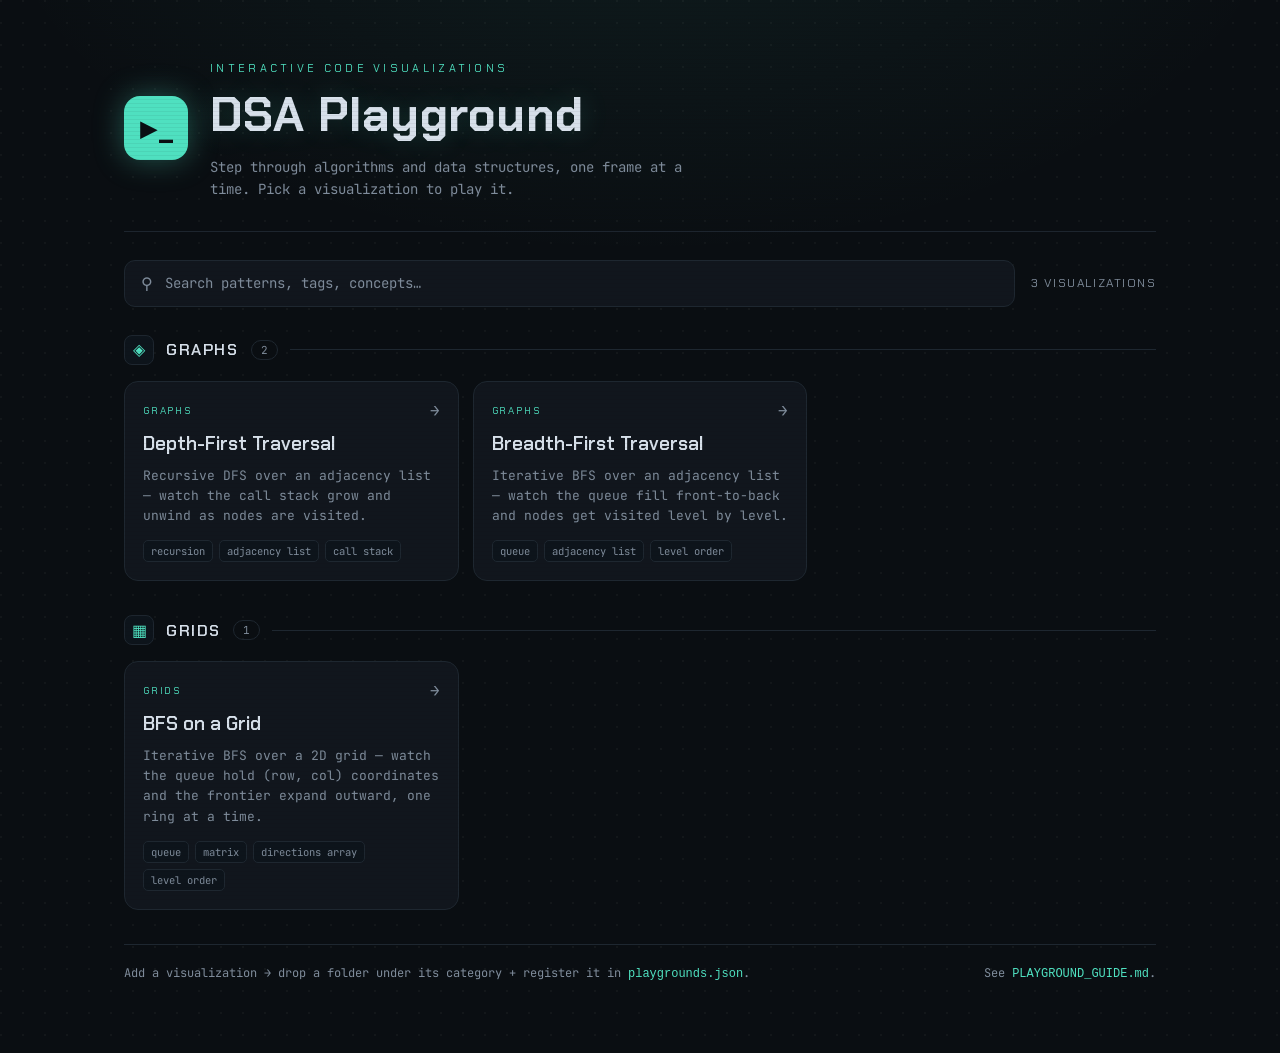
<file: playground/index.html>
<!DOCTYPE html>
<html lang="en">
<head>
  <meta charset="UTF-8" />
  <meta name="viewport" content="width=device-width, initial-scale=1.0" />
  <title>DSA · Playground</title>
  <link rel="preconnect" href="https://fonts.googleapis.com" />
  <link rel="preconnect" href="https://fonts.gstatic.com" crossorigin />
  <link href="https://fonts.googleapis.com/css2?family=Chakra+Petch:wght@400;500;600;700&family=JetBrains+Mono:wght@400;500;700&display=swap" rel="stylesheet" />
  <link rel="stylesheet" href="home.css" />
</head>
<body>
  <div class="scanlines" aria-hidden="true"></div>

  <main class="wrap">
    <header class="hero">
      <div class="hero__mark">&#9654;_</div>
      <div>
        <span class="hero__kicker">interactive code visualizations</span>
        <h1>DSA Playground</h1>
        <p class="hero__sub">Step through algorithms and data structures, one frame at a time. Pick a visualization to play it.</p>
      </div>
    </header>

    <div class="toolbar">
      <div class="search">
        <span class="search__icon">&#9906;</span>
        <input id="search" type="text" placeholder="Search patterns, tags, concepts…" autocomplete="off" />
      </div>
      <span class="count" id="count"></span>
    </div>

    <div id="catalog" class="catalog"></div>

    <footer class="foot">
      <span>Add a visualization → drop a folder under its category + register it in <code>playgrounds.json</code>.</span>
      <span>See <code>PLAYGROUND_GUIDE.md</code>.</span>
    </footer>
  </main>

  <script src="home.js"></script>
</body>
</html>
</file>
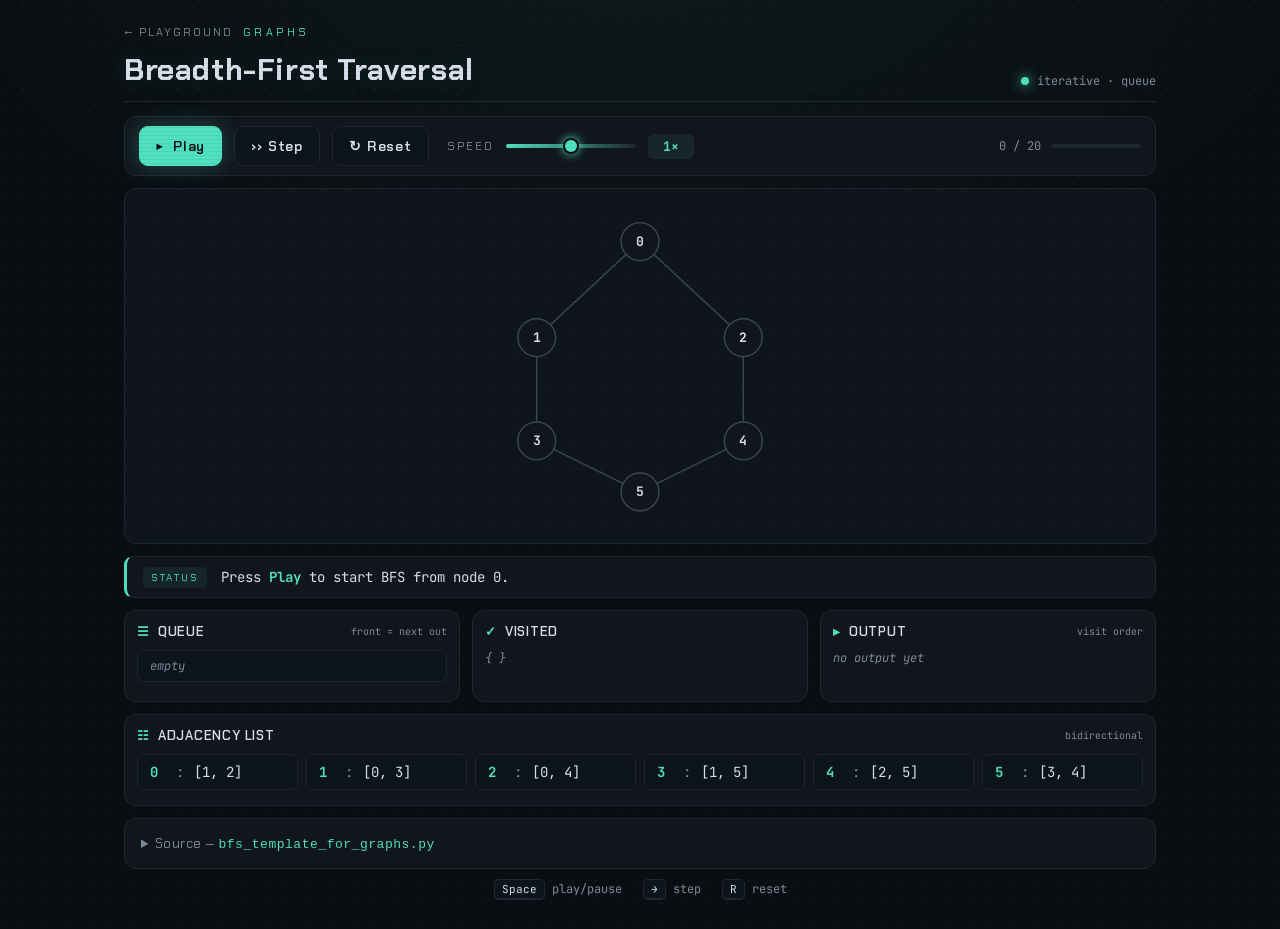
<file: playground/graphs/bfs_traversal/index.html>
<!DOCTYPE html>
<html lang="en">
<head>
  <meta charset="UTF-8" />
  <meta name="viewport" content="width=device-width, initial-scale=1.0" />
  <title>Graph BFS · Breadth-First Traversal</title>
  <link rel="preconnect" href="https://fonts.googleapis.com" />
  <link rel="preconnect" href="https://fonts.gstatic.com" crossorigin />
  <link href="https://fonts.googleapis.com/css2?family=Chakra+Petch:wght@400;500;600;700&family=JetBrains+Mono:wght@400;500;700&display=swap" rel="stylesheet" />
  <script>
    // Dev cache-buster: always load the freshest CSS while iterating (no hard-refresh needed).
    document.write('<link rel="stylesheet" href="styles.css?v=' + Date.now() + '">');
  </script>
</head>
<body>
  <div class="scanlines" aria-hidden="true"></div>

  <main class="wrap">
    <header class="head">
      <div class="head__title">
        <a class="head__back" href="../../index.html">&larr; Playground</a>
        <span class="head__kicker">graphs</span>
        <h1>Breadth-First Traversal</h1>
      </div>
      <div class="head__meta">
        <span class="dot"></span> iterative · queue
      </div>
    </header>

    <section class="controls" role="group" aria-label="Playback controls">
      <button id="play" class="btn btn--primary">
        <span class="btn__glyph" id="play-glyph">&#9654;</span>
        <span id="play-label">Play</span>
      </button>
      <button id="step" class="btn">&rsaquo;&rsaquo; Step</button>
      <button id="reset" class="btn">&#8635; Reset</button>

      <div class="speed">
        <label for="speed">Speed</label>
        <input id="speed" type="range" min="0" max="8" step="1" value="4" />
        <span class="speed__val" id="speed-val">1&times;</span>
      </div>

      <div class="progress" id="progress">
        <span id="progress-text">0 / 0</span>
        <div class="progress__bar"><div class="progress__fill" id="progress-fill"></div></div>
      </div>
    </section>

    <section class="stage">
      <svg id="graph" viewBox="0 0 600 470" preserveAspectRatio="xMidYMid meet" aria-label="Graph visualization"></svg>
    </section>

    <div class="status" id="status">
      <span class="status__tag">STATUS</span>
      <span class="status__msg" id="status-msg">Press Play to start the traversal.</span>
    </div>

    <section class="panels">
      <div class="panel">
        <div class="panel__head">
          <span class="panel__icon">&#9776;</span> Queue
          <span class="panel__hint">front = next out</span>
        </div>
        <ul class="stacklist queuelist" id="queue"></ul>
      </div>

      <div class="panel">
        <div class="panel__head"><span class="panel__icon">&#10003;</span> Visited</div>
        <div class="chips" id="visited"></div>
      </div>

      <div class="panel">
        <div class="panel__head"><span class="panel__icon">&#9656;</span> Output <span class="panel__hint">visit order</span></div>
        <div class="chips chips--seq" id="output"></div>
      </div>
    </section>

    <section class="panel panel--wide">
      <div class="panel__head"><span class="panel__icon">&#9783;</span> Adjacency List <span class="panel__hint">bidirectional</span></div>
      <div class="adj" id="adj"></div>
    </section>

    <details class="source">
      <summary>Source &mdash; <code>bfs_template_for_graphs.py</code></summary>
      <pre id="source"></pre>
    </details>

    <footer class="foot">
      <kbd>Space</kbd> play/pause &nbsp; <kbd>&rarr;</kbd> step &nbsp; <kbd>R</kbd> reset
    </footer>
  </main>

  <script>
    document.write('<script src="app.js?v=' + Date.now() + '"><\/script>');
  </script>
</body>
</html>
</file>
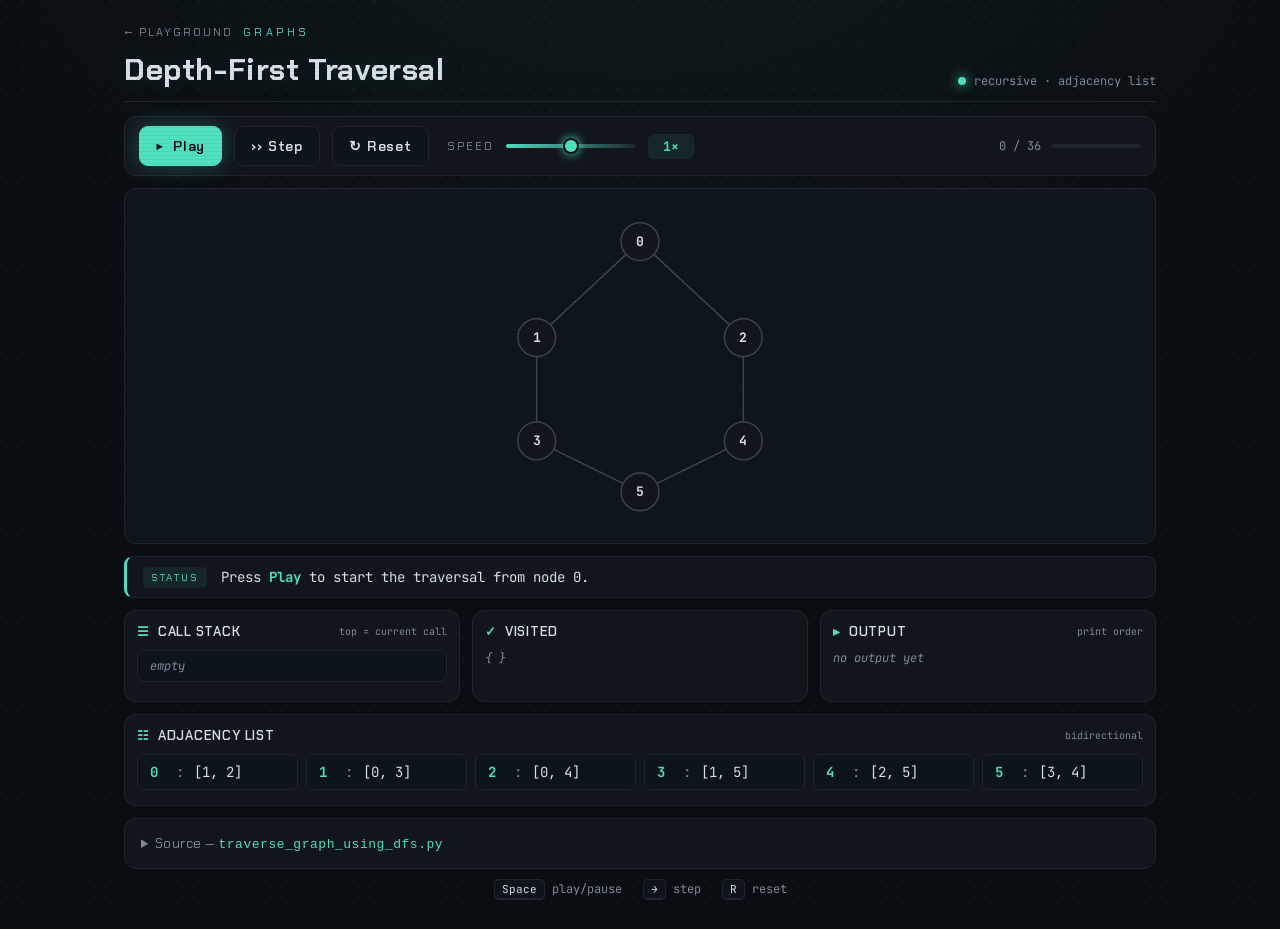
<file: playground/graphs/traverse_graph_using_dfs/index.html>
<!DOCTYPE html>
<html lang="en">
<head>
  <meta charset="UTF-8" />
  <meta name="viewport" content="width=device-width, initial-scale=1.0" />
  <title>Graph DFS · Recursive Traversal</title>
  <link rel="preconnect" href="https://fonts.googleapis.com" />
  <link rel="preconnect" href="https://fonts.gstatic.com" crossorigin />
  <link href="https://fonts.googleapis.com/css2?family=Chakra+Petch:wght@400;500;600;700&family=JetBrains+Mono:wght@400;500;700&display=swap" rel="stylesheet" />
  <script>
    // Dev cache-buster: always load the freshest CSS while iterating (no hard-refresh needed).
    document.write('<link rel="stylesheet" href="styles.css?v=' + Date.now() + '">');
  </script>
</head>
<body>
  <div class="scanlines" aria-hidden="true"></div>

  <main class="wrap">
    <header class="head">
      <div class="head__title">
        <a class="head__back" href="../../index.html">&larr; Playground</a>
        <span class="head__kicker">graphs</span>
        <h1>Depth-First Traversal</h1>
      </div>
      <div class="head__meta">
        <span class="dot"></span> recursive · adjacency list
      </div>
    </header>

    <section class="controls" role="group" aria-label="Playback controls">
      <button id="play" class="btn btn--primary">
        <span class="btn__glyph" id="play-glyph">&#9654;</span>
        <span id="play-label">Play</span>
      </button>
      <button id="step" class="btn">&rsaquo;&rsaquo; Step</button>
      <button id="reset" class="btn">&#8635; Reset</button>

      <div class="speed">
        <label for="speed">Speed</label>
        <input id="speed" type="range" min="0" max="8" step="1" value="4" />
        <span class="speed__val" id="speed-val">1&times;</span>
      </div>

      <div class="progress" id="progress">
        <span id="progress-text">0 / 0</span>
        <div class="progress__bar"><div class="progress__fill" id="progress-fill"></div></div>
      </div>
    </section>

    <section class="stage">
      <svg id="graph" viewBox="0 0 600 470" preserveAspectRatio="xMidYMid meet" aria-label="Graph visualization"></svg>
    </section>

    <div class="status" id="status">
      <span class="status__tag">STATUS</span>
      <span class="status__msg" id="status-msg">Press Play to start the traversal.</span>
    </div>

    <section class="panels">
      <div class="panel">
        <div class="panel__head">
          <span class="panel__icon">&#9776;</span> Call Stack
          <span class="panel__hint">top = current call</span>
        </div>
        <ul class="stacklist" id="callstack"></ul>
      </div>

      <div class="panel">
        <div class="panel__head"><span class="panel__icon">&#10003;</span> Visited</div>
        <div class="chips" id="visited"></div>
      </div>

      <div class="panel">
        <div class="panel__head"><span class="panel__icon">&#9656;</span> Output <span class="panel__hint">print order</span></div>
        <div class="chips chips--seq" id="output"></div>
      </div>
    </section>

    <section class="panel panel--wide">
      <div class="panel__head"><span class="panel__icon">&#9783;</span> Adjacency List <span class="panel__hint">bidirectional</span></div>
      <div class="adj" id="adj"></div>
    </section>

    <details class="source">
      <summary>Source &mdash; <code>traverse_graph_using_dfs.py</code></summary>
      <pre id="source"></pre>
    </details>

    <footer class="foot">
      <kbd>Space</kbd> play/pause &nbsp; <kbd>&rarr;</kbd> step &nbsp; <kbd>R</kbd> reset
    </footer>
  </main>

  <script>
    document.write('<script src="app.js?v=' + Date.now() + '"><\/script>');
  </script>
</body>
</html>
</file>
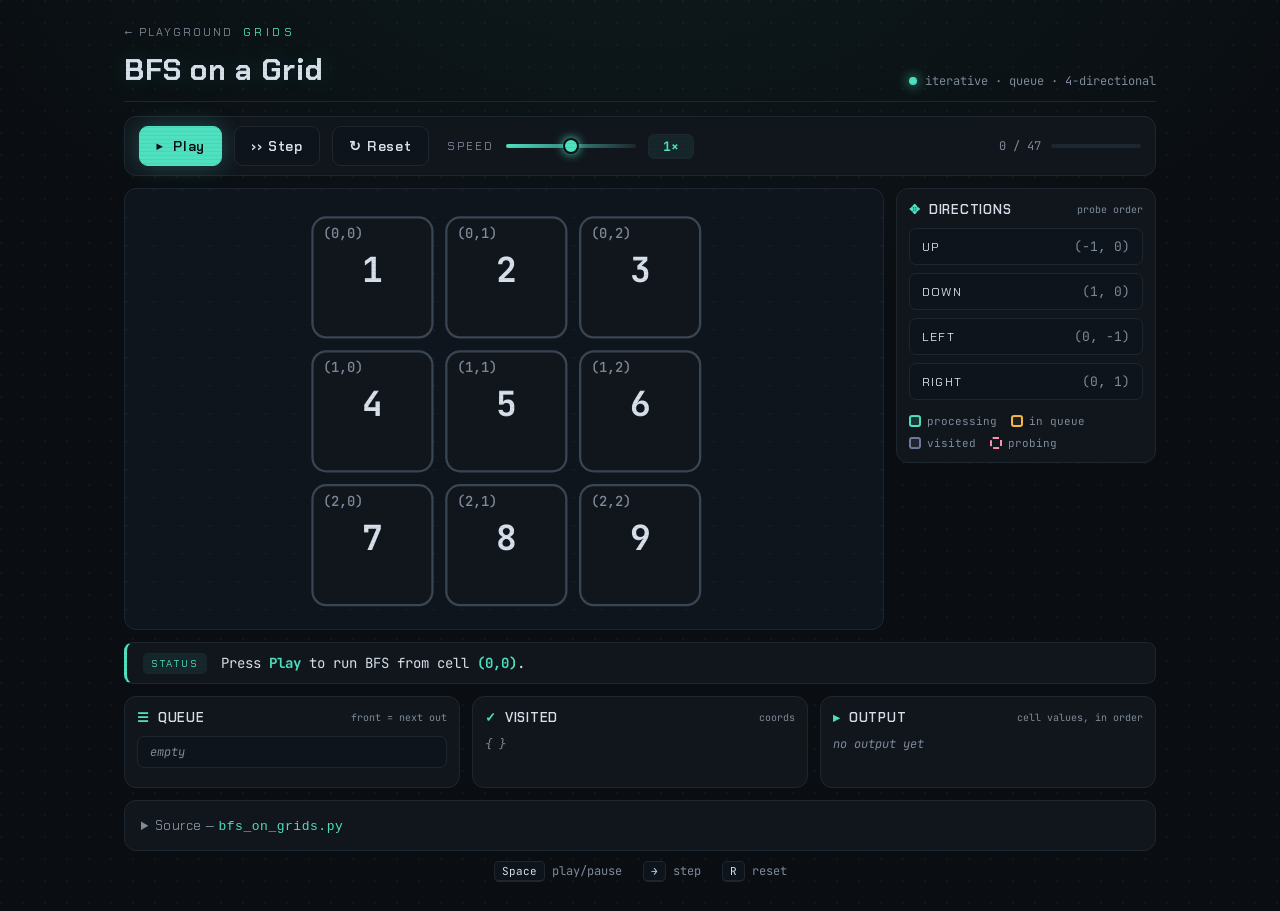
<file: playground/grids/bfs_on_grids/index.html>
<!DOCTYPE html>
<html lang="en">
<head>
  <meta charset="UTF-8" />
  <meta name="viewport" content="width=device-width, initial-scale=1.0" />
  <title>Grid BFS · Breadth-First Traversal on a Grid</title>
  <link rel="preconnect" href="https://fonts.googleapis.com" />
  <link rel="preconnect" href="https://fonts.gstatic.com" crossorigin />
  <link href="https://fonts.googleapis.com/css2?family=Chakra+Petch:wght@400;500;600;700&family=JetBrains+Mono:wght@400;500;700&display=swap" rel="stylesheet" />
  <script>
    // Dev cache-buster: always load the freshest CSS while iterating (no hard-refresh needed).
    document.write('<link rel="stylesheet" href="styles.css?v=' + Date.now() + '">');
  </script>
</head>
<body>
  <div class="scanlines" aria-hidden="true"></div>

  <main class="wrap">
    <header class="head">
      <div class="head__title">
        <a class="head__back" href="../../index.html">&larr; Playground</a>
        <span class="head__kicker">grids</span>
        <h1>BFS on a Grid</h1>
      </div>
      <div class="head__meta">
        <span class="dot"></span> iterative · queue · 4-directional
      </div>
    </header>

    <section class="controls" role="group" aria-label="Playback controls">
      <button id="play" class="btn btn--primary">
        <span class="btn__glyph" id="play-glyph">&#9654;</span>
        <span id="play-label">Play</span>
      </button>
      <button id="step" class="btn">&rsaquo;&rsaquo; Step</button>
      <button id="reset" class="btn">&#8635; Reset</button>

      <div class="speed">
        <label for="speed">Speed</label>
        <input id="speed" type="range" min="0" max="8" step="1" value="4" />
        <span class="speed__val" id="speed-val">1&times;</span>
      </div>

      <div class="progress" id="progress">
        <span id="progress-text">0 / 0</span>
        <div class="progress__bar"><div class="progress__fill" id="progress-fill"></div></div>
      </div>
    </section>

    <section class="layout">
      <section class="stage">
        <svg id="grid" viewBox="0 0 364 364" preserveAspectRatio="xMidYMid meet" aria-label="Grid visualization"></svg>
      </section>

      <div class="panel panel--dirs">
        <div class="panel__head"><span class="panel__icon">&#10021;</span> Directions <span class="panel__hint">probe order</span></div>
        <div class="dirs" id="dirs"></div>
        <div class="legend">
          <span><i class="sw sw--active"></i> processing</span>
          <span><i class="sw sw--queued"></i> in queue</span>
          <span><i class="sw sw--visited"></i> visited</span>
          <span><i class="sw sw--probe"></i> probing</span>
        </div>
      </div>
    </section>

    <div class="status" id="status">
      <span class="status__tag">STATUS</span>
      <span class="status__msg" id="status-msg">Press Play to start the traversal.</span>
    </div>

    <section class="panels">
      <div class="panel">
        <div class="panel__head">
          <span class="panel__icon">&#9776;</span> Queue
          <span class="panel__hint">front = next out</span>
        </div>
        <ul class="stacklist queuelist" id="queue"></ul>
      </div>

      <div class="panel">
        <div class="panel__head"><span class="panel__icon">&#10003;</span> Visited <span class="panel__hint">coords</span></div>
        <div class="chips" id="visited"></div>
      </div>

      <div class="panel">
        <div class="panel__head"><span class="panel__icon">&#9656;</span> Output <span class="panel__hint">cell values, in order</span></div>
        <div class="chips chips--seq" id="output"></div>
      </div>
    </section>

    <details class="source">
      <summary>Source &mdash; <code>bfs_on_grids.py</code></summary>
      <pre id="source"></pre>
    </details>

    <footer class="foot">
      <kbd>Space</kbd> play/pause &nbsp; <kbd>&rarr;</kbd> step &nbsp; <kbd>R</kbd> reset
    </footer>
  </main>

  <script>
    document.write('<script src="app.js?v=' + Date.now() + '"><\/script>');
  </script>
</body>
</html>
</file>
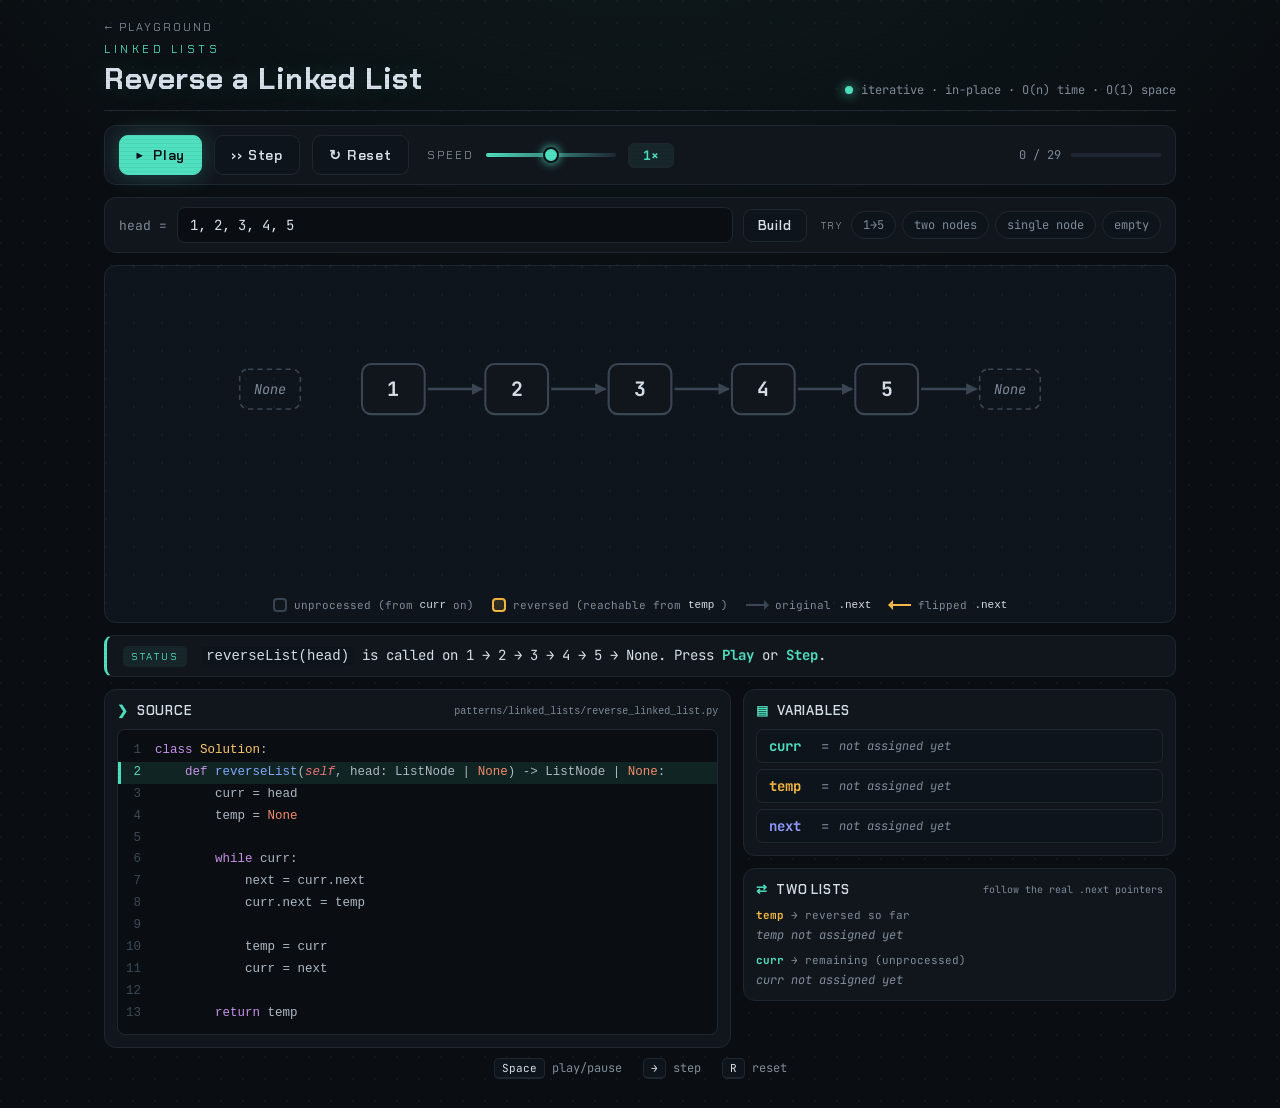
<file: apps/playground/linked_lists/reverse_linked_list/index.html>
<!DOCTYPE html>
<html lang="en">
<head>
  <meta charset="UTF-8" />
  <meta name="viewport" content="width=device-width, initial-scale=1.0" />
  <title>Reverse a Linked List · Iterative</title>
  <link rel="preconnect" href="https://fonts.googleapis.com" />
  <link rel="preconnect" href="https://fonts.gstatic.com" crossorigin />
  <link href="https://fonts.googleapis.com/css2?family=Chakra+Petch:wght@400;500;600;700&family=JetBrains+Mono:wght@400;500;700&display=swap" rel="stylesheet" />
  <script>
    // Dev cache-buster: always load the freshest CSS while iterating (no hard-refresh needed).
    document.write('<link rel="stylesheet" href="styles.css?v=' + Date.now() + '">');
  </script>
</head>
<body>
  <div class="scanlines" aria-hidden="true"></div>

  <main class="wrap">
    <header class="head">
      <div class="head__title">
        <a class="head__back" href="../../index.html">&larr; Playground</a>
        <span class="head__kicker">linked lists</span>
        <h1>Reverse a Linked List</h1>
      </div>
      <div class="head__meta">
        <span class="dot"></span> iterative · in-place · O(n) time · O(1) space
      </div>
    </header>

    <section class="controls" role="group" aria-label="Playback controls">
      <button id="play" class="btn btn--primary">
        <span class="btn__glyph" id="play-glyph">&#9654;</span>
        <span id="play-label">Play</span>
      </button>
      <button id="step" class="btn">&rsaquo;&rsaquo; Step</button>
      <button id="reset" class="btn">&#8635; Reset</button>

      <div class="speed">
        <label for="speed">Speed</label>
        <input id="speed" type="range" min="0" max="8" step="1" value="4" />
        <span class="speed__val" id="speed-val">1&times;</span>
      </div>

      <div class="progress" id="progress">
        <span id="progress-text">0 / 0</span>
        <div class="progress__bar"><div class="progress__fill" id="progress-fill"></div></div>
      </div>
    </section>

    <section class="input-bar" aria-label="Input list">
      <form id="input-form" class="input-form" autocomplete="off">
        <label for="list-input">head =</label>
        <input id="list-input" type="text" value="1, 2, 3, 4, 5" spellcheck="false"
               placeholder="comma-separated, e.g. 1, 2, 3 (blank = empty list)" />
        <button type="submit" class="btn btn--small">Build</button>
      </form>
      <div class="presets" id="presets">
        <span class="presets__label">try</span>
        <button type="button" class="preset" data-list="1,2,3,4,5">1→5</button>
        <button type="button" class="preset" data-list="1,2">two nodes</button>
        <button type="button" class="preset" data-list="7">single node</button>
        <button type="button" class="preset" data-list="">empty</button>
      </div>
      <div class="input-err" id="input-err" role="alert"></div>
    </section>

    <section class="stage">
      <svg id="list" viewBox="0 0 1000 310" preserveAspectRatio="xMidYMid meet" aria-label="Linked list visualization"></svg>
      <div class="legend">
        <span><i class="sw sw--pending"></i> unprocessed (from <code>curr</code> on)</span>
        <span><i class="sw sw--reversed"></i> reversed (reachable from <code>temp</code>)</span>
        <span><i class="ar ar--fwd"></i> original <code>.next</code></span>
        <span><i class="ar ar--rev"></i> flipped <code>.next</code></span>
      </div>
    </section>

    <div class="status" id="status">
      <span class="status__tag">STATUS</span>
      <span class="status__msg" id="status-msg">Press Play to start.</span>
    </div>

    <section class="grid">
      <div class="panel panel--code">
        <div class="panel__head">
          <span class="panel__icon">&#10095;</span> Source
          <span class="panel__hint"><code>patterns/linked_lists/reverse_linked_list.py</code></span>
        </div>
        <pre class="code" id="source"></pre>
      </div>

      <div class="side">
        <div class="panel">
          <div class="panel__head"><span class="panel__icon">&#9636;</span> Variables</div>
          <div class="vars" id="vars"></div>
        </div>

        <div class="panel">
          <div class="panel__head"><span class="panel__icon">&#8644;</span> Two Lists <span class="panel__hint">follow the real .next pointers</span></div>
          <div class="chains" id="chains"></div>
        </div>
      </div>
    </section>

    <footer class="foot">
      <kbd>Space</kbd> play/pause &nbsp; <kbd>&rarr;</kbd> step &nbsp; <kbd>R</kbd> reset
    </footer>
  </main>

  <script>
    document.write('<script src="app.js?v=' + Date.now() + '"><\/script>');
  </script>
</body>
</html>
</file>
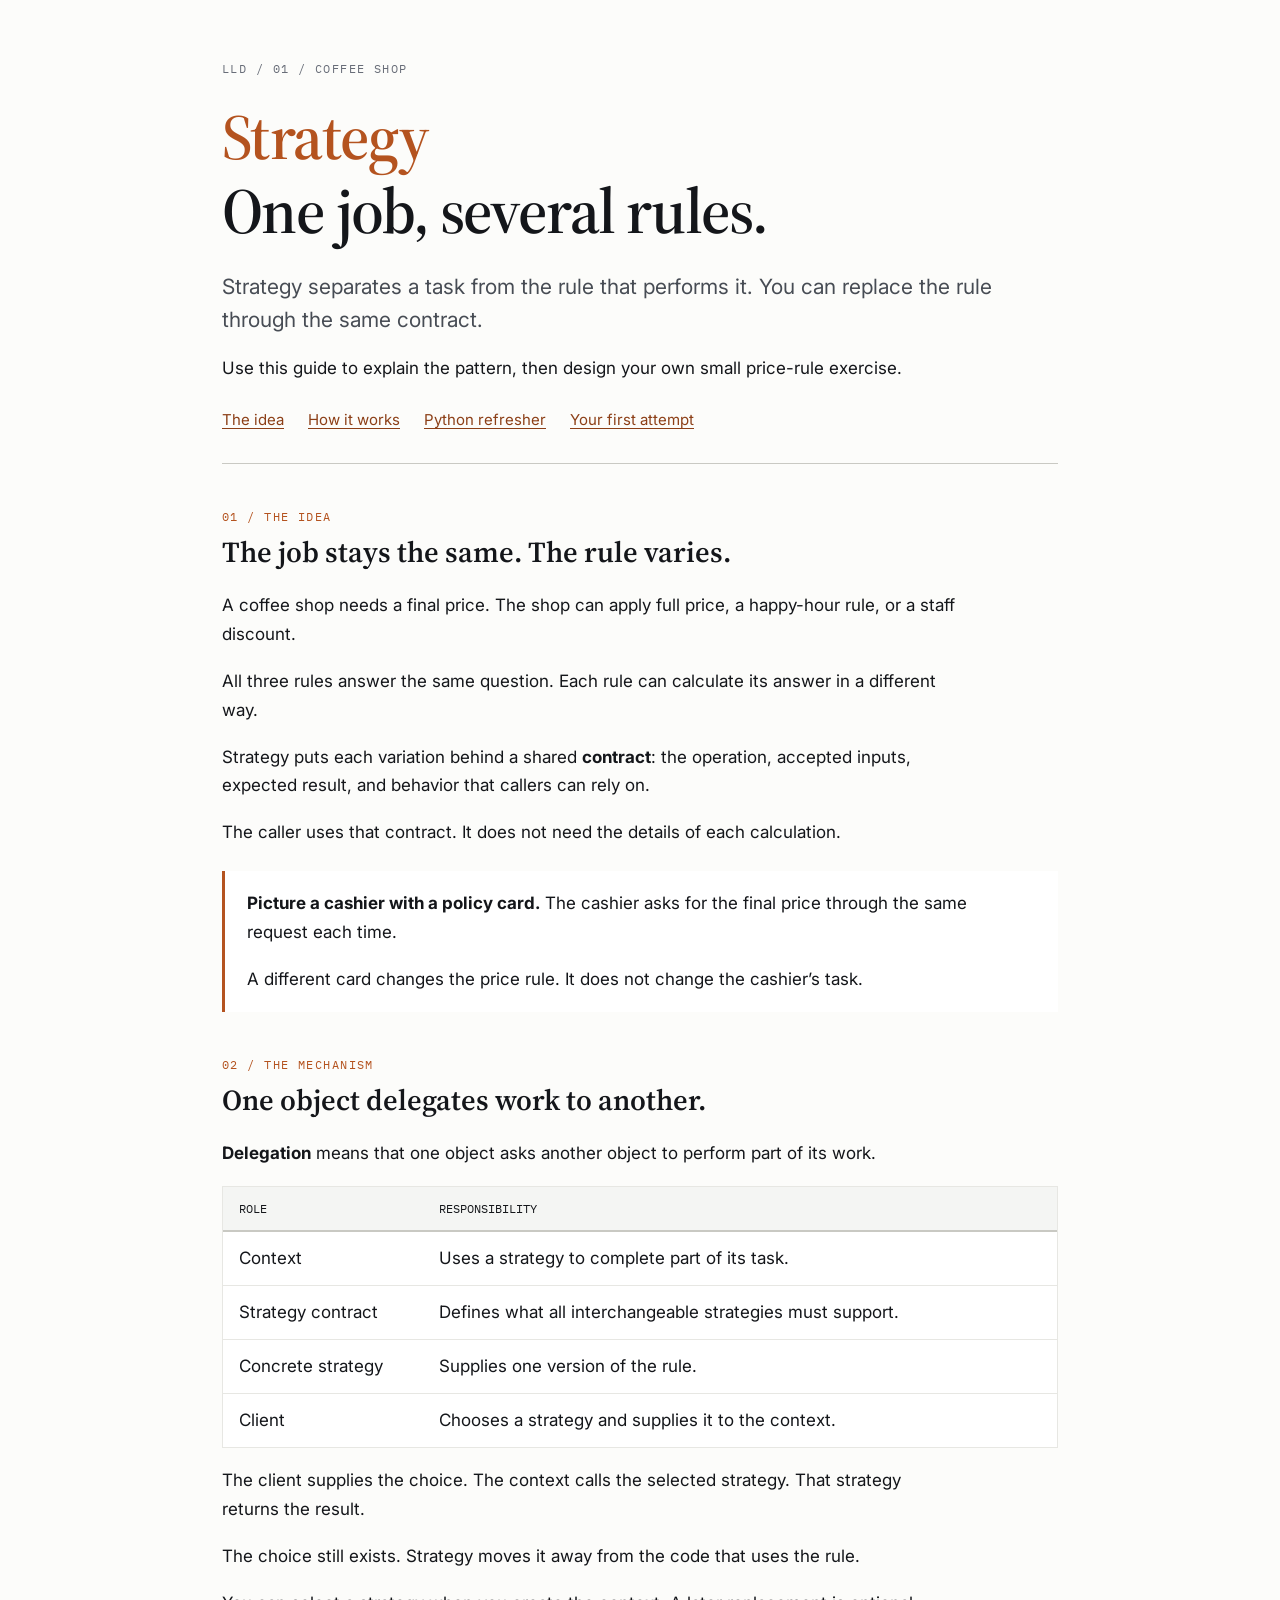
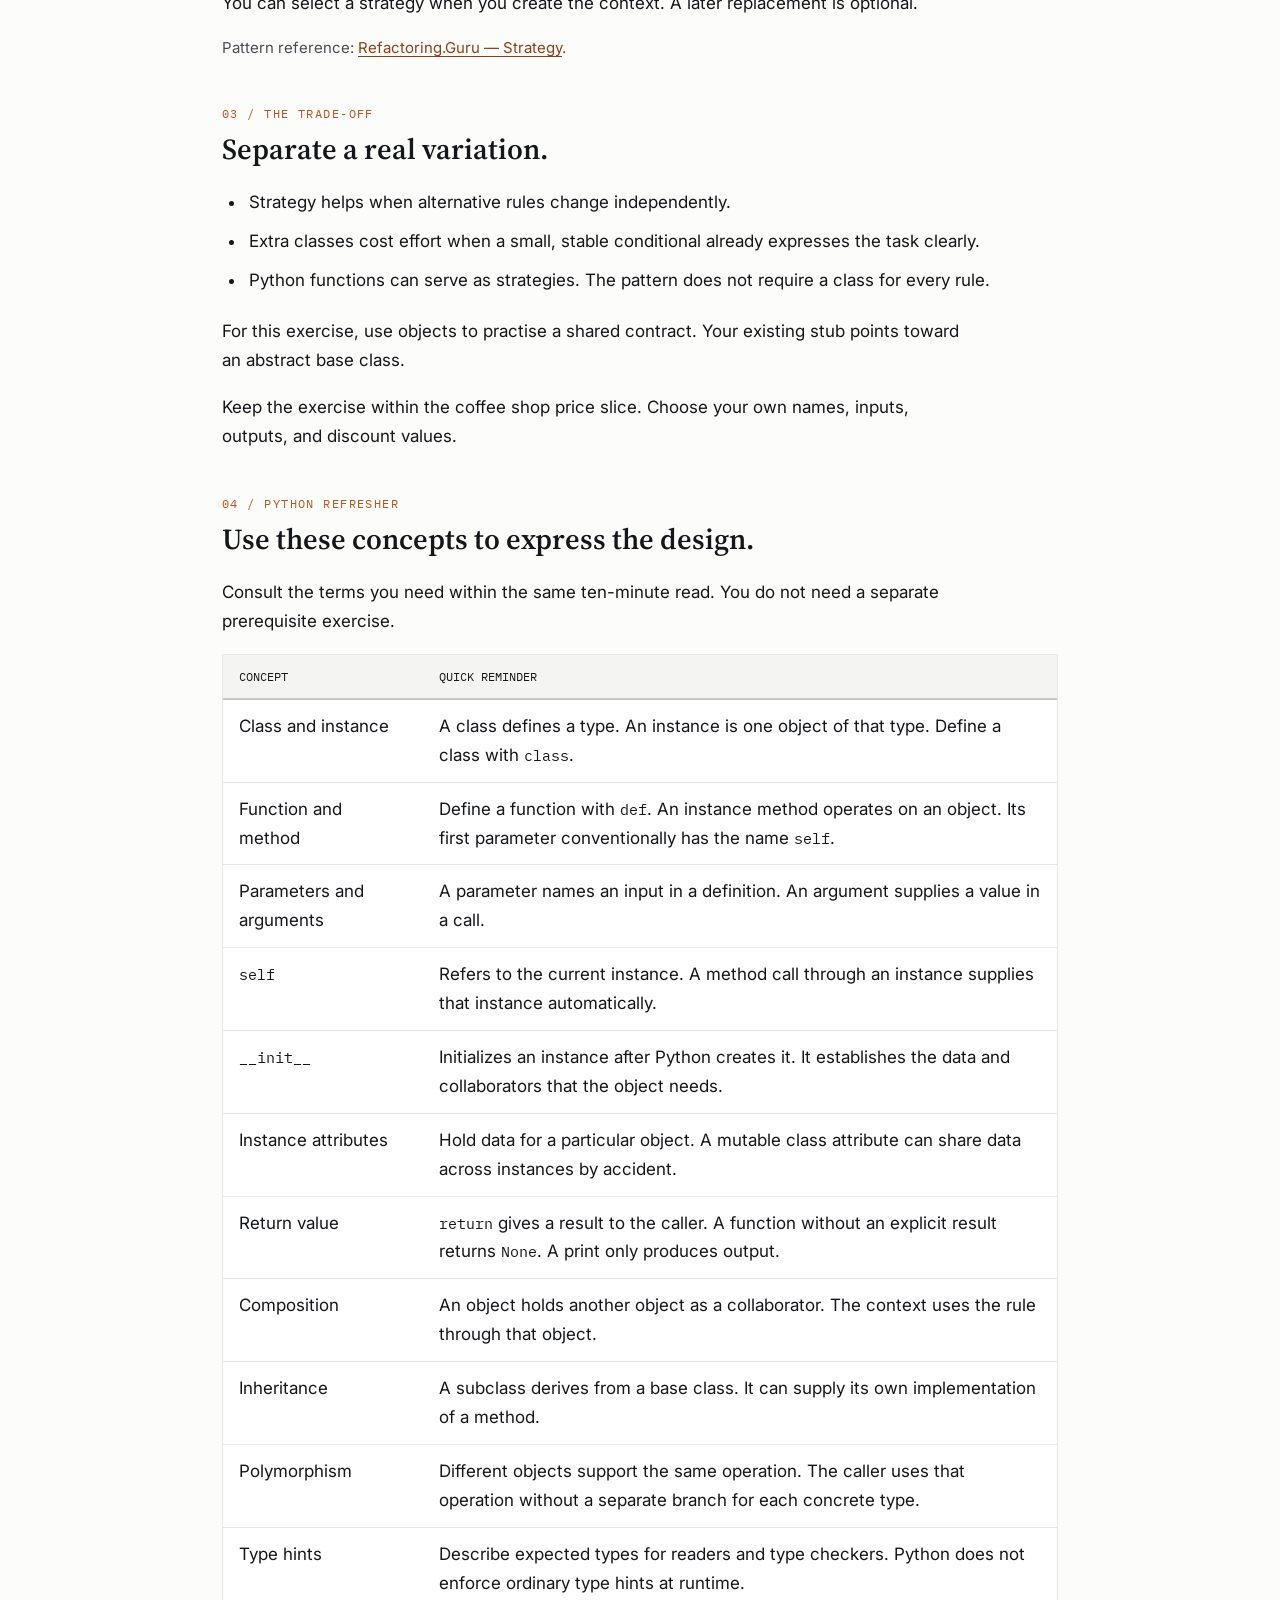
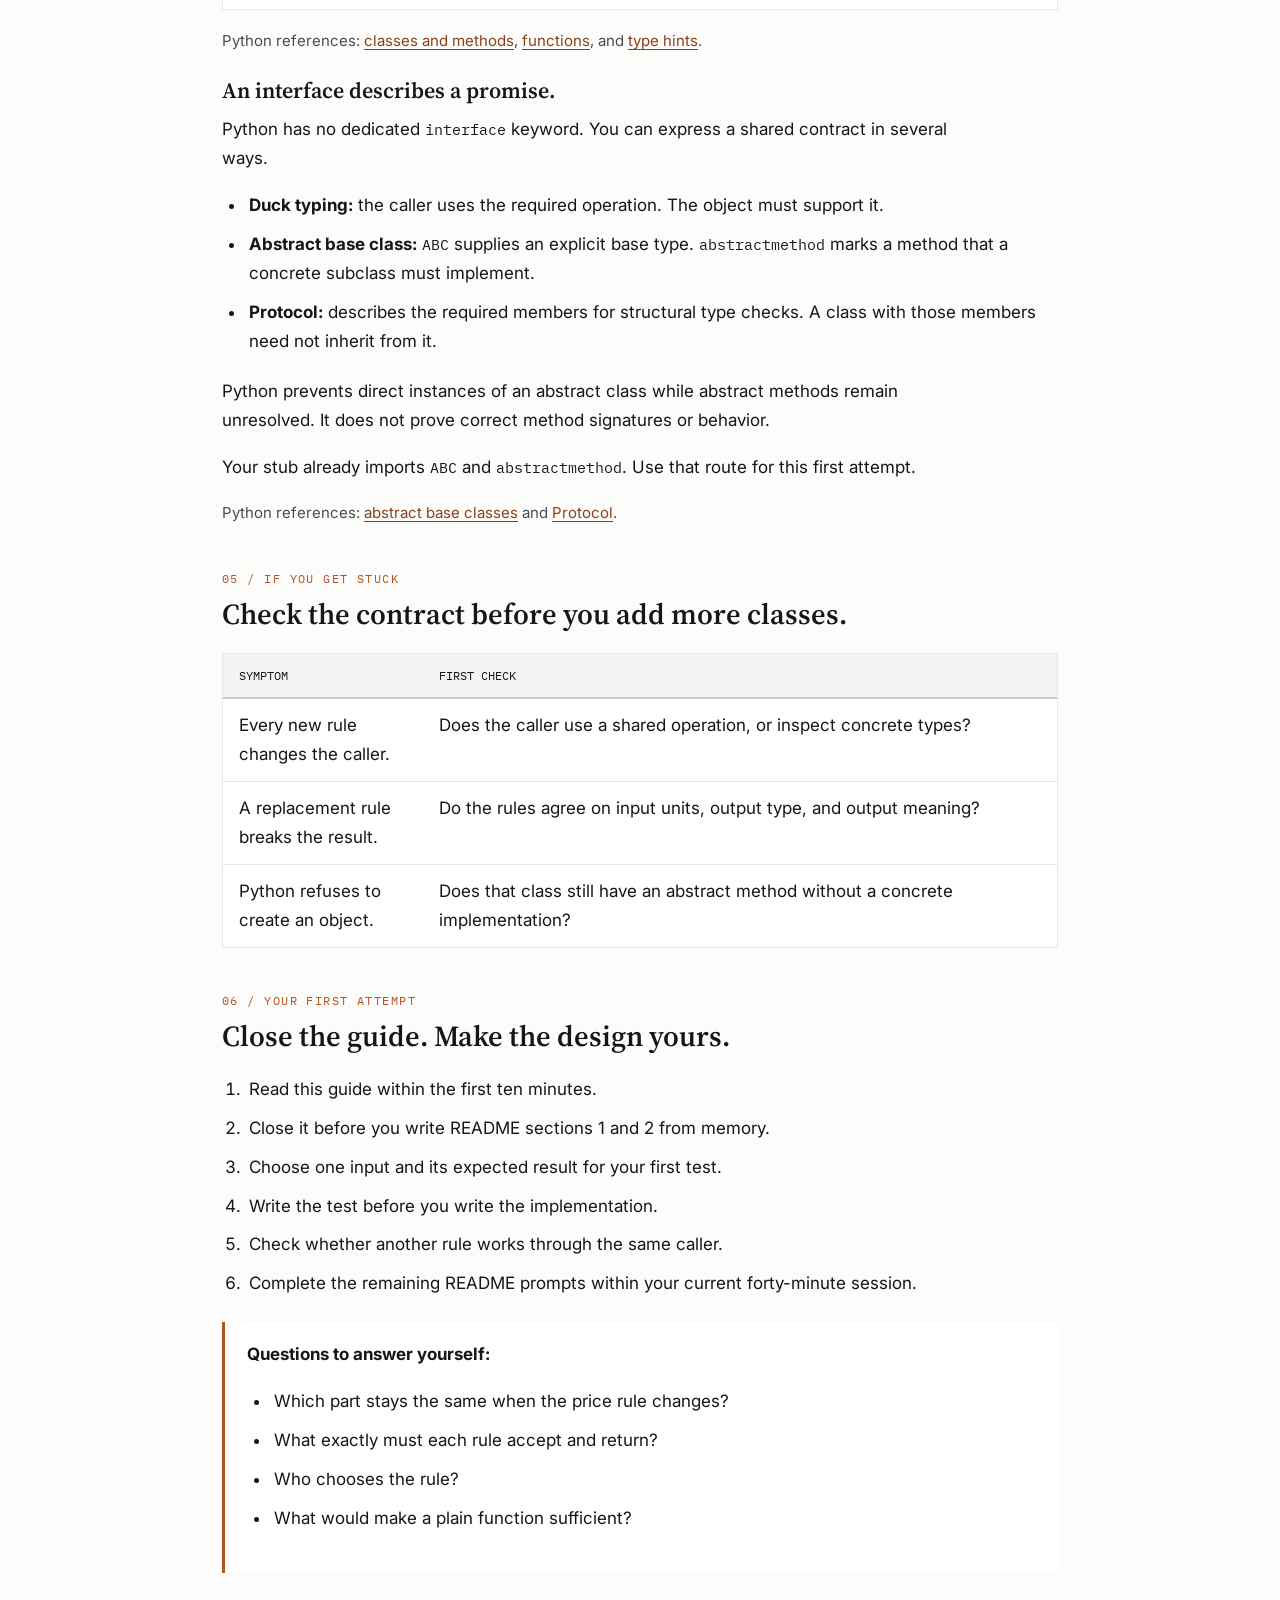
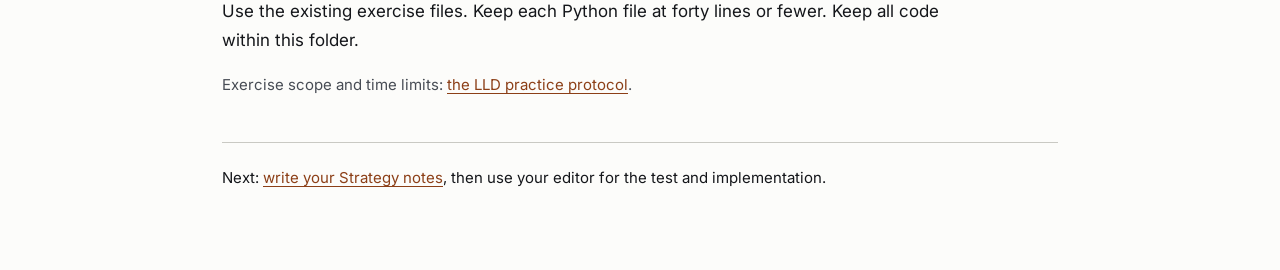
<file: lld/patterns/01_strategy/guide.html>
<!doctype html>
<html lang="en">
<head>
<meta charset="utf-8">
<meta name="viewport" content="width=device-width, initial-scale=1">
<meta name="description" content="A short Strategy pattern guide with a Python refresher. Read it, close it, then write your own exercise.">
<title>Strategy — one job, several rules</title>
<style>
/* Adapted from the write-artifact article template. */
@import url('https://fonts.googleapis.com/css2?family=Source+Serif+4:wght@400;600&family=Inter:wght@400;600&family=IBM+Plex+Mono:wght@400;500&display=swap');
:root {
  color-scheme: light;
  --ground:#fcfcfa; --surface:#fff; --surface-alt:#f4f5f3;
  --ink:#14161a; --ink-soft:#474c54; --ink-muted:#686d78;
  --hairline:#e7e7e3; --rule-strong:#c9c9c3; --accent:#b4531f;
  --serif:'Source Serif 4',Georgia,serif;
  --sans:Inter,Arial,sans-serif;
  --mono:'IBM Plex Mono',monospace;
}
* { box-sizing:border-box; }
html { -webkit-text-size-adjust:100%; }
body { margin:0; background:var(--ground); color:var(--ink); font:17px/1.7 var(--sans); overflow-wrap:break-word; }
main { max-width:900px; margin:auto; padding:60px 32px 80px; }
header { border-bottom:1px solid var(--rule-strong); padding-bottom:30px; }
.kicker,.eyebrow { display:block; font:12px/1.5 var(--mono); letter-spacing:.12em; text-transform:uppercase; }
.kicker { color:var(--ink-muted); margin-bottom:22px; }
.eyebrow { color:var(--accent); margin-bottom:10px; }
h1,h2,h3 { font-family:var(--serif); line-height:1.15; font-weight:600; }
h1 { font-size:clamp(38px,6vw,64px); letter-spacing:-.025em; margin:0; }
h1 span { color:var(--accent); }
h2 { font-size:29px; margin:0 0 22px; }
h3 { font-size:22px; margin:24px 0 12px; }
.deck { color:var(--ink-soft); font-size:21px; line-height:1.55; margin:24px 0 0; }
p { max-width:67ch; margin:0 0 18px; }
section { margin-top:44px; }
ul,ol { padding-left:24px; margin:12px 0 22px; }
li { margin-bottom:10px; padding-left:3px; }
a { color:#8c3f17; text-underline-offset:3px; }
a:hover { text-decoration-thickness:2px; }
a:focus-visible { outline:3px solid var(--accent); outline-offset:4px; }
nav { display:flex; flex-wrap:wrap; gap:12px 24px; margin-top:24px; font-size:15px; }
.note { border-left:3px solid var(--accent); padding:18px 22px; background:var(--surface); margin:24px 0; }
.note p:last-child { margin-bottom:0; }
.table-wrap { width:100%; overflow-x:auto; border:1px solid var(--hairline); margin:18px 0; }
table { border-collapse:collapse; width:100%; background:var(--surface); table-layout:auto; }
caption { text-align:left; padding:12px 16px; font-weight:600; }
th,td { text-align:left; vertical-align:top; padding:12px 16px; border-bottom:1px solid var(--hairline); }
th { background:var(--surface-alt); border-bottom:2px solid var(--rule-strong); font:12px/1.6 var(--mono); text-transform:uppercase; }
tbody tr:last-child td { border-bottom:0; }
.c-key { min-width:140px; width:24%; }
.c-prose { min-width:270px; }
.term { font-family:var(--mono); font-size:.9em; }
.source { font-size:15px; color:var(--ink-soft); }
.sources { font-size:15px; }
footer { margin-top:44px; padding-top:22px; border-top:1px solid var(--rule-strong); font-size:15px; }
@media(max-width:600px) {
  main { padding:32px 20px 50px; }
  h2 { font-size:26px; }
  .deck { font-size:19px; }
  section { margin-top:34px; }
  .note { padding:16px; }
}
@media print {
  body { font-size:11pt; }
  main { max-width:none; padding:0; }
  nav { display:none; }
  h2,h3 { break-after:avoid; }
  tr { break-inside:avoid; }
  .table-wrap { overflow:visible; }
}
</style>
</head>
<body>
<main>
<header>
  <span class="kicker">LLD / 01 / Coffee shop</span>
  <h1><span>Strategy</span><br>One job, several rules.</h1>
  <p class="deck">Strategy separates a task from the rule that performs it. You can replace the rule through the same contract.</p>
  <p style="margin-top:18px">Use this guide to explain the pattern, then design your own small price-rule exercise.</p>
  <nav aria-label="Article sections">
    <a href="#idea">The idea</a>
    <a href="#mechanism">How it works</a>
    <a href="#python">Python refresher</a>
    <a href="#practice">Your first attempt</a>
  </nav>
</header>

<section id="idea">
  <span class="eyebrow">01 / The idea</span>
  <h2>The job stays the same. The rule varies.</h2>
  <p>A coffee shop needs a final price. The shop can apply full price, a happy-hour rule, or a staff discount.</p>
  <p>All three rules answer the same question. Each rule can calculate its answer in a different way.</p>
  <p>Strategy puts each variation behind a shared <strong>contract</strong>: the operation, accepted inputs, expected result, and behavior that callers can rely on.</p>
  <p>The caller uses that contract. It does not need the details of each calculation.</p>
  <aside class="note">
    <p><strong>Picture a cashier with a policy card.</strong> The cashier asks for the final price through the same request each time.</p>
    <p>A different card changes the price rule. It does not change the cashier’s task.</p>
  </aside>
</section>

<section id="mechanism">
  <span class="eyebrow">02 / The mechanism</span>
  <h2>One object delegates work to another.</h2>
  <p><strong>Delegation</strong> means that one object asks another object to perform part of its work.</p>
  <div class="table-wrap" tabindex="0" role="region" aria-label="Strategy roles">
    <table>
      <thead><tr><th class="c-key" scope="col">Role</th><th class="c-prose" scope="col">Responsibility</th></tr></thead>
      <tbody>
        <tr><td class="c-key">Context</td><td class="c-prose">Uses a strategy to complete part of its task.</td></tr>
        <tr><td class="c-key">Strategy contract</td><td class="c-prose">Defines what all interchangeable strategies must support.</td></tr>
        <tr><td class="c-key">Concrete strategy</td><td class="c-prose">Supplies one version of the rule.</td></tr>
        <tr><td class="c-key">Client</td><td class="c-prose">Chooses a strategy and supplies it to the context.</td></tr>
      </tbody>
    </table>
  </div>
  <p>The client supplies the choice. The context calls the selected strategy. That strategy returns the result.</p>
  <p>The choice still exists. Strategy moves it away from the code that uses the rule.</p>
  <p>You can select a strategy when you create the context. A later replacement is optional.</p>
  <p class="source">Pattern reference: <a href="https://refactoring.guru/design-patterns/strategy">Refactoring.Guru — Strategy</a>.</p>
</section>

<section id="judgment">
  <span class="eyebrow">03 / The trade-off</span>
  <h2>Separate a real variation.</h2>
  <ul>
    <li>Strategy helps when alternative rules change independently.</li>
    <li>Extra classes cost effort when a small, stable conditional already expresses the task clearly.</li>
    <li>Python functions can serve as strategies. The pattern does not require a class for every rule.</li>
  </ul>
  <p>For this exercise, use objects to practise a shared contract. Your existing stub points toward an abstract base class.</p>
  <p>Keep the exercise within the coffee shop price slice. Choose your own names, inputs, outputs, and discount values.</p>
</section>

<section id="python">
  <span class="eyebrow">04 / Python refresher</span>
  <h2>Use these concepts to express the design.</h2>
  <p>Consult the terms you need within the same ten-minute read. You do not need a separate prerequisite exercise.</p>
  <div class="table-wrap" tabindex="0" role="region" aria-label="Python concepts for the first Strategy exercise">
    <table>
      <thead><tr><th class="c-key" scope="col">Concept</th><th class="c-prose" scope="col">Quick reminder</th></tr></thead>
      <tbody>
        <tr><td class="c-key">Class and instance</td><td class="c-prose">A class defines a type. An instance is one object of that type. Define a class with <span class="term">class</span>.</td></tr>
        <tr><td class="c-key">Function and method</td><td class="c-prose">Define a function with <span class="term">def</span>. An instance method operates on an object. Its first parameter conventionally has the name <span class="term">self</span>.</td></tr>
        <tr><td class="c-key">Parameters and arguments</td><td class="c-prose">A parameter names an input in a definition. An argument supplies a value in a call.</td></tr>
        <tr><td class="c-key"><span class="term">self</span></td><td class="c-prose">Refers to the current instance. A method call through an instance supplies that instance automatically.</td></tr>
        <tr><td class="c-key"><span class="term">__init__</span></td><td class="c-prose">Initializes an instance after Python creates it. It establishes the data and collaborators that the object needs.</td></tr>
        <tr><td class="c-key">Instance attributes</td><td class="c-prose">Hold data for a particular object. A mutable class attribute can share data across instances by accident.</td></tr>
        <tr><td class="c-key">Return value</td><td class="c-prose"><span class="term">return</span> gives a result to the caller. A function without an explicit result returns <span class="term">None</span>. A print only produces output.</td></tr>
        <tr><td class="c-key">Composition</td><td class="c-prose">An object holds another object as a collaborator. The context uses the rule through that object.</td></tr>
        <tr><td class="c-key">Inheritance</td><td class="c-prose">A subclass derives from a base class. It can supply its own implementation of a method.</td></tr>
        <tr><td class="c-key">Polymorphism</td><td class="c-prose">Different objects support the same operation. The caller uses that operation without a separate branch for each concrete type.</td></tr>
        <tr><td class="c-key">Type hints</td><td class="c-prose">Describe expected types for readers and type checkers. Python does not enforce ordinary type hints at runtime.</td></tr>
      </tbody>
    </table>
  </div>
  <p class="source">Python references: <a href="https://docs.python.org/3/tutorial/classes.html">classes and methods</a>, <a href="https://docs.python.org/3/tutorial/controlflow.html#defining-functions">functions</a>, and <a href="https://docs.python.org/3/library/typing.html">type hints</a>.</p>

  <h3>An interface describes a promise.</h3>
  <p>Python has no dedicated <span class="term">interface</span> keyword. You can express a shared contract in several ways.</p>
  <ul>
    <li><strong>Duck typing:</strong> the caller uses the required operation. The object must support it.</li>
    <li><strong>Abstract base class:</strong> <span class="term">ABC</span> supplies an explicit base type. <span class="term">abstractmethod</span> marks a method that a concrete subclass must implement.</li>
    <li><strong>Protocol:</strong> describes the required members for structural type checks. A class with those members need not inherit from it.</li>
  </ul>
  <p>Python prevents direct instances of an abstract class while abstract methods remain unresolved. It does not prove correct method signatures or behavior.</p>
  <p>Your stub already imports <span class="term">ABC</span> and <span class="term">abstractmethod</span>. Use that route for this first attempt.</p>
  <p class="source">Python references: <a href="https://docs.python.org/3/library/abc.html">abstract base classes</a> and <a href="https://docs.python.org/3/library/typing.html#typing.Protocol">Protocol</a>.</p>
</section>

<section id="checks">
  <span class="eyebrow">05 / If you get stuck</span>
  <h2>Check the contract before you add more classes.</h2>
  <div class="table-wrap" tabindex="0" role="region" aria-label="Design checks">
    <table>
      <thead><tr><th class="c-key" scope="col">Symptom</th><th class="c-prose" scope="col">First check</th></tr></thead>
      <tbody>
        <tr><td class="c-key">Every new rule changes the caller.</td><td class="c-prose">Does the caller use a shared operation, or inspect concrete types?</td></tr>
        <tr><td class="c-key">A replacement rule breaks the result.</td><td class="c-prose">Do the rules agree on input units, output type, and output meaning?</td></tr>
        <tr><td class="c-key">Python refuses to create an object.</td><td class="c-prose">Does that class still have an abstract method without a concrete implementation?</td></tr>
      </tbody>
    </table>
  </div>
</section>

<section id="practice">
  <span class="eyebrow">06 / Your first attempt</span>
  <h2>Close the guide. Make the design yours.</h2>
  <ol>
    <li>Read this guide within the first ten minutes.</li>
    <li>Close it before you write README sections 1 and 2 from memory.</li>
    <li>Choose one input and its expected result for your first test.</li>
    <li>Write the test before you write the implementation.</li>
    <li>Check whether another rule works through the same caller.</li>
    <li>Complete the remaining README prompts within your current forty-minute session.</li>
  </ol>
  <aside class="note">
    <p><strong>Questions to answer yourself:</strong></p>
    <ul>
      <li>Which part stays the same when the price rule changes?</li>
      <li>What exactly must each rule accept and return?</li>
      <li>Who chooses the rule?</li>
      <li>What would make a plain function sufficient?</li>
    </ul>
  </aside>
  <p>Use the existing exercise files. Keep each Python file at forty lines or fewer. Keep all code within this folder.</p>
  <p class="source">Exercise scope and time limits: <a href="../../README.md#7-how-to-start-a-pattern--the-40-minute-protocol">the LLD practice protocol</a>.</p>
</section>

<footer>
  Next: <a href="README.md">write your Strategy notes</a>, then use your editor for the test and implementation.
</footer>
</main>
</body>
</html>
</file>
<file: playground/home.css>
:root {
  --ink: #0a0e12;
  --ink-2: #0d141b;
  --panel: #11161d;
  --line: #1e2730;
  --idle: #3a4654;
  --active: #4fe0c0;
  --stack: #f4b942;
  --text: #d7e0ea;
  --muted: #7f8c9b;
  --radius: 14px;
}

* { box-sizing: border-box; }
html, body { margin: 0; }

body {
  background:
    radial-gradient(1100px 640px at 50% -12%, rgba(79, 224, 192, 0.07), transparent 60%),
    radial-gradient(circle at 1px 1px, rgba(255, 255, 255, 0.035) 1px, transparent 0) 0 0 / 22px 22px,
    var(--ink);
  color: var(--text);
  font-family: "JetBrains Mono", ui-monospace, "SF Mono", Menlo, monospace;
  min-height: 100vh;
  -webkit-font-smoothing: antialiased;
}

.scanlines {
  position: fixed; inset: 0; pointer-events: none; z-index: 50;
  background: repeating-linear-gradient(transparent 0 3px, rgba(0,0,0,0.10) 3px 4px);
  mix-blend-mode: multiply; opacity: 0.5;
}

.wrap { max-width: 1080px; margin: 0 auto; padding: 56px 24px 72px; }

/* ---------- Hero ---------- */
.hero {
  display: flex; align-items: center; gap: 22px;
  border-bottom: 1px solid var(--line); padding-bottom: 30px; margin-bottom: 28px;
}
.hero__mark {
  font-family: "Chakra Petch", sans-serif; font-weight: 700;
  font-size: 30px; color: var(--ink); background: var(--active);
  width: 64px; height: 64px; border-radius: 16px; flex: none;
  display: grid; place-items: center;
  box-shadow: 0 0 30px rgba(79, 224, 192, 0.35);
}
.hero__kicker {
  font-family: "Chakra Petch", sans-serif; text-transform: uppercase;
  letter-spacing: 0.3em; font-size: 11px; color: var(--active);
}
.hero h1 {
  font-family: "Chakra Petch", sans-serif; font-weight: 700;
  font-size: clamp(30px, 5vw, 48px); margin: 6px 0 0; letter-spacing: 0.01em;
  text-shadow: 0 0 28px rgba(79, 224, 192, 0.2);
}
.hero__sub { margin: 10px 0 0; color: var(--muted); font-size: 14px; max-width: 60ch; line-height: 1.6; }

/* ---------- Toolbar ---------- */
.toolbar { display: flex; align-items: center; gap: 16px; margin-bottom: 28px; }
.search {
  flex: 1; display: flex; align-items: center; gap: 10px;
  background: var(--panel); border: 1px solid var(--line); border-radius: 11px;
  padding: 12px 16px; transition: border-color .2s, box-shadow .2s;
}
.search:focus-within { border-color: var(--active); box-shadow: 0 0 0 3px rgba(79,224,192,0.1); }
.search__icon { color: var(--muted); font-size: 16px; }
.search input {
  flex: 1; background: none; border: none; outline: none;
  color: var(--text); font-family: inherit; font-size: 14px;
}
.search input::placeholder { color: var(--muted); }
.count {
  font-family: "Chakra Petch", sans-serif; font-size: 12px; letter-spacing: 0.12em;
  color: var(--muted); white-space: nowrap; text-transform: uppercase;
}

/* ---------- Catalog ---------- */
.cat { margin-bottom: 34px; }
.cat__head { display: flex; align-items: center; gap: 12px; margin-bottom: 16px; }
.cat__glyph {
  color: var(--active); font-size: 16px;
  width: 30px; height: 30px; display: grid; place-items: center;
  border: 1px solid var(--line); border-radius: 8px; background: var(--ink-2);
}
.cat__head h2 {
  font-family: "Chakra Petch", sans-serif; font-weight: 600; text-transform: uppercase;
  letter-spacing: 0.1em; font-size: 16px; margin: 0;
}
.cat__count {
  font-size: 11px; color: var(--muted); border: 1px solid var(--line);
  border-radius: 20px; padding: 2px 9px;
}
.cat__head::after { content: ""; flex: 1; height: 1px; background: var(--line); }

.cards { display: grid; grid-template-columns: repeat(auto-fill, minmax(280px, 1fr)); gap: 14px; }

.card {
  position: relative; display: flex; flex-direction: column; gap: 10px;
  background: var(--panel); border: 1px solid var(--line); border-radius: var(--radius);
  padding: 18px; text-decoration: none; color: inherit; overflow: hidden;
  transition: border-color .2s, transform .12s, box-shadow .2s;
}
.card::before {
  content: ""; position: absolute; inset: 0 auto 0 0; width: 3px;
  background: var(--active); transform: scaleY(0); transform-origin: top; transition: transform .25s;
}
.card:hover { border-color: var(--active); transform: translateY(-3px); box-shadow: 0 14px 36px rgba(0,0,0,0.35); }
.card:hover::before { transform: scaleY(1); }
.card__top { display: flex; align-items: center; justify-content: space-between; }
.card__cat {
  font-family: "Chakra Petch", sans-serif; font-size: 10px; letter-spacing: 0.18em;
  text-transform: uppercase; color: var(--active);
}
.card__arrow { color: var(--muted); transition: transform .2s, color .2s; }
.card:hover .card__arrow { color: var(--active); transform: translateX(4px); }
.card__title { font-family: "Chakra Petch", sans-serif; font-weight: 600; font-size: 19px; margin: 0; }
.card__blurb { margin: 0; color: var(--muted); font-size: 13px; line-height: 1.55; flex: 1; }
.card__tags { display: flex; flex-wrap: wrap; gap: 6px; margin-top: 4px; }
.card__tags span {
  font-size: 10.5px; color: var(--muted); background: var(--ink-2);
  border: 1px solid var(--line); border-radius: 5px; padding: 3px 7px;
}

.empty, .error { color: var(--muted); font-size: 14px; padding: 30px 0; text-align: center; }
.error { color: var(--stack); }

/* ---------- Footer ---------- */
.foot {
  display: flex; flex-wrap: wrap; gap: 8px 24px; justify-content: space-between;
  border-top: 1px solid var(--line); padding-top: 20px; margin-top: 10px;
  color: var(--muted); font-size: 12px;
}
.foot code { color: var(--active); }

@media (max-width: 560px) {
  .hero { flex-direction: column; align-items: flex-start; gap: 16px; }
  .cards { grid-template-columns: 1fr; }
}
</file>
<file: playground/graphs/bfs_traversal/styles.css>
:root {
  --ink: #0a0e12;
  --ink-2: #0d141b;
  --panel: #11161d;
  --panel-2: #0f151c;
  --line: #1e2730;
  --idle: #3a4654;
  --active: #4fe0c0;
  --stack: #f4b942;
  --visited: #6c7a9c;
  --text: #d7e0ea;
  --muted: #7f8c9b;
  --radius: 12px;
}

* { box-sizing: border-box; }

html, body { margin: 0; }

body {
  background:
    radial-gradient(1200px 700px at 50% -10%, rgba(79, 224, 192, 0.06), transparent 60%),
    radial-gradient(circle at 1px 1px, rgba(255, 255, 255, 0.035) 1px, transparent 0) 0 0 / 22px 22px,
    var(--ink);
  color: var(--text);
  font-family: "JetBrains Mono", ui-monospace, "SF Mono", Menlo, monospace;
  min-height: 100vh;
  -webkit-font-smoothing: antialiased;
}

/* faint CRT scanline overlay */
.scanlines {
  position: fixed; inset: 0; pointer-events: none; z-index: 50;
  background: repeating-linear-gradient(transparent 0 3px, rgba(0,0,0,0.10) 3px 4px);
  mix-blend-mode: multiply; opacity: 0.5;
}

.wrap {
  max-width: 1080px;
  margin: 0 auto;
  padding: 20px 24px 32px;
}

/* ---------- Header ---------- */
.head {
  display: flex; align-items: flex-end; justify-content: space-between;
  gap: 16px; margin-bottom: 14px;
  border-bottom: 1px solid var(--line); padding-bottom: 12px;
}
.head__kicker {
  font-family: "Chakra Petch", sans-serif;
  text-transform: uppercase; letter-spacing: 0.32em;
  font-size: 11px; color: var(--active);
}
.head__back {
  display: inline-block; margin-bottom: 8px;
  font-family: "Chakra Petch", sans-serif; text-transform: uppercase;
  letter-spacing: 0.18em; font-size: 11px; color: var(--muted);
  text-decoration: none; transition: color .18s;
}
.head__back:hover { color: var(--active); }
.head h1 {
  font-family: "Chakra Petch", sans-serif;
  font-weight: 700; letter-spacing: 0.02em;
  font-size: clamp(20px, 3vw, 30px); margin: 3px 0 0;
  text-shadow: 0 0 24px rgba(79, 224, 192, 0.18);
}
.head__meta {
  font-size: 12px; color: var(--muted); white-space: nowrap;
  display: flex; align-items: center; gap: 8px;
}
.head__meta .dot {
  width: 8px; height: 8px; border-radius: 50%; background: var(--active);
  box-shadow: 0 0 12px var(--active); animation: pulse 2s infinite;
}
@keyframes pulse { 0%,100% { opacity: 1; } 50% { opacity: 0.35; } }

/* ---------- Controls ---------- */
.controls {
  display: flex; align-items: center; gap: 12px; flex-wrap: wrap;
  background: var(--panel); border: 1px solid var(--line);
  border-radius: var(--radius); padding: 9px 14px; margin-bottom: 12px;
}
.btn {
  font-family: "Chakra Petch", sans-serif; font-weight: 600;
  letter-spacing: 0.06em; font-size: 14px;
  color: var(--text); background: var(--ink-2);
  border: 1px solid var(--line); border-radius: 9px;
  padding: 10px 16px; cursor: pointer;
  display: inline-flex; align-items: center; gap: 9px;
  transition: border-color .18s, color .18s, box-shadow .18s, transform .08s;
}
.btn:hover { border-color: var(--active); color: var(--active); }
.btn:active { transform: translateY(1px); }
.btn--primary {
  color: var(--ink); background: var(--active); border-color: var(--active);
  box-shadow: 0 0 22px rgba(79, 224, 192, 0.28);
}
.btn--primary:hover { color: var(--ink); filter: brightness(1.08); }
.btn__glyph { font-size: 11px; }

.speed { display: flex; align-items: center; gap: 10px; margin-left: 6px; }
.speed label {
  font-family: "Chakra Petch", sans-serif; text-transform: uppercase;
  letter-spacing: 0.18em; font-size: 11px; color: var(--muted);
}
.speed__val {
  font-family: "JetBrains Mono", monospace; font-weight: 700; font-size: 13px;
  color: var(--active); min-width: 46px; text-align: center;
  background: rgba(79, 224, 192, 0.08); border: 1px solid var(--line);
  border-radius: 6px; padding: 3px 7px;
}
input[type="range"] {
  -webkit-appearance: none; appearance: none;
  width: 130px; height: 4px; border-radius: 4px;
  background: linear-gradient(90deg, var(--active), var(--line));
  outline: none;
}
input[type="range"]::-webkit-slider-thumb {
  -webkit-appearance: none; width: 16px; height: 16px; border-radius: 50%;
  background: var(--active); cursor: pointer;
  box-shadow: 0 0 10px var(--active); border: 2px solid var(--ink);
}
input[type="range"]::-moz-range-thumb {
  width: 16px; height: 16px; border-radius: 50%; background: var(--active);
  cursor: pointer; border: 2px solid var(--ink);
}

.progress { margin-left: auto; display: flex; align-items: center; gap: 10px; }
#progress-text { font-size: 12px; color: var(--muted); min-width: 54px; text-align: right; }
.progress__bar { width: 90px; height: 4px; background: var(--line); border-radius: 4px; overflow: hidden; }
.progress__fill { height: 100%; width: 0; background: var(--active); transition: width .2s; }

/* ---------- Stage / graph ---------- */
.stage {
  background:
    radial-gradient(circle at 1px 1px, rgba(255,255,255,0.04) 1px, transparent 0) 0 0 / 28px 28px,
    var(--panel-2);
  border: 1px solid var(--line); border-radius: var(--radius);
  padding: 6px; margin-bottom: 12px;
}
#graph { width: 100%; height: clamp(220px, 38vh, 360px); display: block; }

.edge { stroke: var(--idle); stroke-width: 2; transition: stroke .25s, stroke-width .25s; }
.edge.done { stroke: var(--visited); opacity: 0.55; }
.edge.active {
  stroke: var(--active); stroke-width: 3.5;
  stroke-dasharray: 7 7; animation: flow 0.6s linear infinite;
  filter: drop-shadow(0 0 6px rgba(79, 224, 192, 0.6));
}
@keyframes flow { to { stroke-dashoffset: -28; } }

.node circle {
  fill: var(--panel); stroke: var(--idle); stroke-width: 2;
  transition: fill .25s, stroke .25s, r .2s, filter .25s;
}
.node text {
  fill: var(--text); font-family: "JetBrains Mono", monospace; font-weight: 700;
  font-size: 18px; text-anchor: middle; dominant-baseline: central;
  transition: fill .25s;
}
.node.stack circle { stroke: var(--stack); }
.node.visited circle { fill: rgba(108, 122, 156, 0.18); stroke: var(--visited); }
.node.visited text { fill: var(--visited); }
.node.active circle {
  fill: rgba(79, 224, 192, 0.16); stroke: var(--active); stroke-width: 3;
  filter: drop-shadow(0 0 14px rgba(79, 224, 192, 0.65));
}
.node.active text { fill: var(--active); }

/* ---------- Status ---------- */
.status {
  display: flex; align-items: center; gap: 14px;
  background: var(--panel); border: 1px solid var(--line);
  border-left: 3px solid var(--active); border-radius: 9px;
  padding: 9px 16px; margin-bottom: 12px; min-height: 42px;
}
.status__tag {
  font-family: "Chakra Petch", sans-serif; font-size: 10px; letter-spacing: 0.22em;
  color: var(--active); background: rgba(79,224,192,0.08);
  padding: 4px 8px; border-radius: 5px; white-space: nowrap;
}
.status__msg { font-size: 14px; color: var(--text); }
.status__msg b { color: var(--active); }

/* ---------- Panels ---------- */
.panels { display: grid; grid-template-columns: repeat(3, 1fr); gap: 12px; margin-bottom: 12px; }
.panel {
  background: var(--panel); border: 1px solid var(--line);
  border-radius: var(--radius); padding: 12px; min-height: 92px;
}
.panel--wide { margin-bottom: 12px; }
.panel__head {
  display: flex; align-items: center; gap: 8px;
  font-family: "Chakra Petch", sans-serif; font-weight: 600;
  letter-spacing: 0.06em; font-size: 13px; color: var(--text);
  text-transform: uppercase; margin-bottom: 10px;
}
.panel__icon { color: var(--active); }
.panel__hint { margin-left: auto; font-family: "JetBrains Mono", monospace;
  text-transform: none; letter-spacing: 0; font-size: 10px; color: var(--muted); font-weight: 400; }

.stacklist { list-style: none; margin: 0; padding: 0; display: flex; flex-direction: column-reverse; gap: 6px; }
.queuelist { flex-direction: column; }  /* queue: front rendered at top */
.stacklist li {
  background: var(--ink-2); border: 1px solid var(--line); border-radius: 7px;
  padding: 7px 12px; font-size: 14px; display: flex; justify-content: space-between;
  animation: slidein .22s ease; color: var(--muted);
}
.stacklist li.top { border-color: var(--stack); color: var(--stack); box-shadow: 0 0 12px rgba(244,185,66,0.15); }
.stacklist li .frame { font-size: 11px; color: var(--muted); }
.stacklist li.top .frame { color: var(--stack); }
@keyframes slidein { from { opacity: 0; transform: translateY(-6px); } to { opacity: 1; transform: none; } }

.chips { display: flex; flex-wrap: wrap; gap: 8px; align-items: center; }
.chip {
  width: 38px; height: 38px; border-radius: 8px;
  display: grid; place-items: center; font-weight: 700; font-size: 15px;
  background: var(--ink-2); border: 1px solid var(--visited); color: var(--visited);
  animation: pop .22s ease;
}
.chips--seq { gap: 4px; }
.chips--seq .chip { border-color: var(--active); color: var(--active); background: rgba(79,224,192,0.06); }
.chips--seq .arrow { color: var(--muted); font-size: 13px; }
.empty { color: var(--muted); font-size: 12px; font-style: italic; }
@keyframes pop { from { opacity: 0; transform: scale(0.8); } to { opacity: 1; transform: none; } }

/* ---------- Adjacency list ---------- */
.adj { display: grid; grid-template-columns: repeat(auto-fit, minmax(150px, 1fr)); gap: 8px; }
.adj__row {
  display: flex; align-items: center; gap: 10px;
  background: var(--ink-2); border: 1px solid var(--line); border-radius: 7px;
  padding: 8px 12px; font-size: 14px; transition: border-color .2s, background .2s;
}
.adj__row.active { border-color: var(--active); background: rgba(79,224,192,0.07); }
.adj__key { color: var(--active); font-weight: 700; min-width: 16px; }
.adj__sep { color: var(--muted); }
.adj__vals { color: var(--text); }

/* ---------- Source + footer ---------- */
.source {
  background: var(--panel); border: 1px solid var(--line); border-radius: var(--radius);
  padding: 4px 16px; margin-bottom: 12px;
}
.source summary {
  cursor: pointer; padding: 12px 0; font-family: "Chakra Petch", sans-serif;
  font-size: 13px; letter-spacing: 0.04em; color: var(--muted);
}
.source summary code { color: var(--active); }
.source pre {
  margin: 0 0 14px; padding: 16px; background: var(--ink); border-radius: 8px;
  border: 1px solid var(--line); overflow-x: auto; font-size: 12.5px; line-height: 1.65;
  color: #aeb9c6;
}
.source pre .t-kw      { color: #c792ea; }
.source pre .t-fn      { color: #82aaff; }
.source pre .t-cls     { color: #ffcb6b; }
.source pre .t-str     { color: #c3e88d; }
.source pre .t-num     { color: #f78c6c; }
.source pre .t-const   { color: #f78c6c; }
.source pre .t-self    { color: #f07178; font-style: italic; }
.source pre .t-builtin { color: #89ddff; }
.source pre .t-com     { color: #5f6e7e; font-style: italic; }
.foot { text-align: center; color: var(--muted); font-size: 12px; }
kbd {
  background: var(--ink-2); border: 1px solid var(--line); border-bottom-width: 2px;
  border-radius: 5px; padding: 2px 7px; font-family: inherit; font-size: 11px; color: var(--text);
}

@media (max-width: 720px) {
  .panels { grid-template-columns: 1fr; }
  .progress { display: none; }
}
</file>
<file: playground/graphs/traverse_graph_using_dfs/styles.css>
:root {
  --ink: #0a0e12;
  --ink-2: #0d141b;
  --panel: #11161d;
  --panel-2: #0f151c;
  --line: #1e2730;
  --idle: #3a4654;
  --active: #4fe0c0;
  --stack: #f4b942;
  --visited: #6c7a9c;
  --text: #d7e0ea;
  --muted: #7f8c9b;
  --radius: 12px;
}

* { box-sizing: border-box; }

html, body { margin: 0; }

body {
  background:
    radial-gradient(1200px 700px at 50% -10%, rgba(79, 224, 192, 0.06), transparent 60%),
    radial-gradient(circle at 1px 1px, rgba(255, 255, 255, 0.035) 1px, transparent 0) 0 0 / 22px 22px,
    var(--ink);
  color: var(--text);
  font-family: "JetBrains Mono", ui-monospace, "SF Mono", Menlo, monospace;
  min-height: 100vh;
  -webkit-font-smoothing: antialiased;
}

/* faint CRT scanline overlay */
.scanlines {
  position: fixed; inset: 0; pointer-events: none; z-index: 50;
  background: repeating-linear-gradient(transparent 0 3px, rgba(0,0,0,0.10) 3px 4px);
  mix-blend-mode: multiply; opacity: 0.5;
}

.wrap {
  max-width: 1080px;
  margin: 0 auto;
  padding: 20px 24px 32px;
}

/* ---------- Header ---------- */
.head {
  display: flex; align-items: flex-end; justify-content: space-between;
  gap: 16px; margin-bottom: 14px;
  border-bottom: 1px solid var(--line); padding-bottom: 12px;
}
.head__kicker {
  font-family: "Chakra Petch", sans-serif;
  text-transform: uppercase; letter-spacing: 0.32em;
  font-size: 11px; color: var(--active);
}
.head__back {
  display: inline-block; margin-bottom: 8px;
  font-family: "Chakra Petch", sans-serif; text-transform: uppercase;
  letter-spacing: 0.18em; font-size: 11px; color: var(--muted);
  text-decoration: none; transition: color .18s;
}
.head__back:hover { color: var(--active); }
.head h1 {
  font-family: "Chakra Petch", sans-serif;
  font-weight: 700; letter-spacing: 0.02em;
  font-size: clamp(20px, 3vw, 30px); margin: 3px 0 0;
  text-shadow: 0 0 24px rgba(79, 224, 192, 0.18);
}
.head__meta {
  font-size: 12px; color: var(--muted); white-space: nowrap;
  display: flex; align-items: center; gap: 8px;
}
.head__meta .dot {
  width: 8px; height: 8px; border-radius: 50%; background: var(--active);
  box-shadow: 0 0 12px var(--active); animation: pulse 2s infinite;
}
@keyframes pulse { 0%,100% { opacity: 1; } 50% { opacity: 0.35; } }

/* ---------- Controls ---------- */
.controls {
  display: flex; align-items: center; gap: 12px; flex-wrap: wrap;
  background: var(--panel); border: 1px solid var(--line);
  border-radius: var(--radius); padding: 9px 14px; margin-bottom: 12px;
}
.btn {
  font-family: "Chakra Petch", sans-serif; font-weight: 600;
  letter-spacing: 0.06em; font-size: 14px;
  color: var(--text); background: var(--ink-2);
  border: 1px solid var(--line); border-radius: 9px;
  padding: 10px 16px; cursor: pointer;
  display: inline-flex; align-items: center; gap: 9px;
  transition: border-color .18s, color .18s, box-shadow .18s, transform .08s;
}
.btn:hover { border-color: var(--active); color: var(--active); }
.btn:active { transform: translateY(1px); }
.btn--primary {
  color: var(--ink); background: var(--active); border-color: var(--active);
  box-shadow: 0 0 22px rgba(79, 224, 192, 0.28);
}
.btn--primary:hover { color: var(--ink); filter: brightness(1.08); }
.btn__glyph { font-size: 11px; }

.speed { display: flex; align-items: center; gap: 10px; margin-left: 6px; }
.speed label {
  font-family: "Chakra Petch", sans-serif; text-transform: uppercase;
  letter-spacing: 0.18em; font-size: 11px; color: var(--muted);
}
.speed__val {
  font-family: "JetBrains Mono", monospace; font-weight: 700; font-size: 13px;
  color: var(--active); min-width: 46px; text-align: center;
  background: rgba(79, 224, 192, 0.08); border: 1px solid var(--line);
  border-radius: 6px; padding: 3px 7px;
}
input[type="range"] {
  -webkit-appearance: none; appearance: none;
  width: 130px; height: 4px; border-radius: 4px;
  background: linear-gradient(90deg, var(--active), var(--line));
  outline: none;
}
input[type="range"]::-webkit-slider-thumb {
  -webkit-appearance: none; width: 16px; height: 16px; border-radius: 50%;
  background: var(--active); cursor: pointer;
  box-shadow: 0 0 10px var(--active); border: 2px solid var(--ink);
}
input[type="range"]::-moz-range-thumb {
  width: 16px; height: 16px; border-radius: 50%; background: var(--active);
  cursor: pointer; border: 2px solid var(--ink);
}

.progress { margin-left: auto; display: flex; align-items: center; gap: 10px; }
#progress-text { font-size: 12px; color: var(--muted); min-width: 54px; text-align: right; }
.progress__bar { width: 90px; height: 4px; background: var(--line); border-radius: 4px; overflow: hidden; }
.progress__fill { height: 100%; width: 0; background: var(--active); transition: width .2s; }

/* ---------- Stage / graph ---------- */
.stage {
  background:
    radial-gradient(circle at 1px 1px, rgba(255,255,255,0.04) 1px, transparent 0) 0 0 / 28px 28px,
    var(--panel-2);
  border: 1px solid var(--line); border-radius: var(--radius);
  padding: 6px; margin-bottom: 12px;
}
#graph { width: 100%; height: clamp(220px, 38vh, 360px); display: block; }

.edge { stroke: var(--idle); stroke-width: 2; transition: stroke .25s, stroke-width .25s; }
.edge.done { stroke: var(--visited); opacity: 0.55; }
.edge.active {
  stroke: var(--active); stroke-width: 3.5;
  stroke-dasharray: 7 7; animation: flow 0.6s linear infinite;
  filter: drop-shadow(0 0 6px rgba(79, 224, 192, 0.6));
}
@keyframes flow { to { stroke-dashoffset: -28; } }

.node circle {
  fill: var(--panel); stroke: var(--idle); stroke-width: 2;
  transition: fill .25s, stroke .25s, r .2s, filter .25s;
}
.node text {
  fill: var(--text); font-family: "JetBrains Mono", monospace; font-weight: 700;
  font-size: 18px; text-anchor: middle; dominant-baseline: central;
  transition: fill .25s;
}
.node.stack circle { stroke: var(--stack); }
.node.visited circle { fill: rgba(108, 122, 156, 0.18); stroke: var(--visited); }
.node.visited text { fill: var(--visited); }
.node.active circle {
  fill: rgba(79, 224, 192, 0.16); stroke: var(--active); stroke-width: 3;
  filter: drop-shadow(0 0 14px rgba(79, 224, 192, 0.65));
}
.node.active text { fill: var(--active); }

/* ---------- Status ---------- */
.status {
  display: flex; align-items: center; gap: 14px;
  background: var(--panel); border: 1px solid var(--line);
  border-left: 3px solid var(--active); border-radius: 9px;
  padding: 9px 16px; margin-bottom: 12px; min-height: 42px;
}
.status__tag {
  font-family: "Chakra Petch", sans-serif; font-size: 10px; letter-spacing: 0.22em;
  color: var(--active); background: rgba(79,224,192,0.08);
  padding: 4px 8px; border-radius: 5px; white-space: nowrap;
}
.status__msg { font-size: 14px; color: var(--text); }
.status__msg b { color: var(--active); }

/* ---------- Panels ---------- */
.panels { display: grid; grid-template-columns: repeat(3, 1fr); gap: 12px; margin-bottom: 12px; }
.panel {
  background: var(--panel); border: 1px solid var(--line);
  border-radius: var(--radius); padding: 12px; min-height: 92px;
}
.panel--wide { margin-bottom: 12px; }
.panel__head {
  display: flex; align-items: center; gap: 8px;
  font-family: "Chakra Petch", sans-serif; font-weight: 600;
  letter-spacing: 0.06em; font-size: 13px; color: var(--text);
  text-transform: uppercase; margin-bottom: 10px;
}
.panel__icon { color: var(--active); }
.panel__hint { margin-left: auto; font-family: "JetBrains Mono", monospace;
  text-transform: none; letter-spacing: 0; font-size: 10px; color: var(--muted); font-weight: 400; }

.stacklist { list-style: none; margin: 0; padding: 0; display: flex; flex-direction: column-reverse; gap: 6px; }
.stacklist li {
  background: var(--ink-2); border: 1px solid var(--line); border-radius: 7px;
  padding: 7px 12px; font-size: 14px; display: flex; justify-content: space-between;
  animation: slidein .22s ease; color: var(--muted);
}
.stacklist li.top { border-color: var(--stack); color: var(--stack); box-shadow: 0 0 12px rgba(244,185,66,0.15); }
.stacklist li .frame { font-size: 11px; color: var(--muted); }
.stacklist li.top .frame { color: var(--stack); }
@keyframes slidein { from { opacity: 0; transform: translateY(-6px); } to { opacity: 1; transform: none; } }

.chips { display: flex; flex-wrap: wrap; gap: 8px; align-items: center; }
.chip {
  width: 38px; height: 38px; border-radius: 8px;
  display: grid; place-items: center; font-weight: 700; font-size: 15px;
  background: var(--ink-2); border: 1px solid var(--visited); color: var(--visited);
  animation: pop .22s ease;
}
.chips--seq { gap: 4px; }
.chips--seq .chip { border-color: var(--active); color: var(--active); background: rgba(79,224,192,0.06); }
.chips--seq .arrow { color: var(--muted); font-size: 13px; }
.empty { color: var(--muted); font-size: 12px; font-style: italic; }
@keyframes pop { from { opacity: 0; transform: scale(0.8); } to { opacity: 1; transform: none; } }

/* ---------- Adjacency list ---------- */
.adj { display: grid; grid-template-columns: repeat(auto-fit, minmax(150px, 1fr)); gap: 8px; }
.adj__row {
  display: flex; align-items: center; gap: 10px;
  background: var(--ink-2); border: 1px solid var(--line); border-radius: 7px;
  padding: 8px 12px; font-size: 14px; transition: border-color .2s, background .2s;
}
.adj__row.active { border-color: var(--active); background: rgba(79,224,192,0.07); }
.adj__key { color: var(--active); font-weight: 700; min-width: 16px; }
.adj__sep { color: var(--muted); }
.adj__vals { color: var(--text); }

/* ---------- Source + footer ---------- */
.source {
  background: var(--panel); border: 1px solid var(--line); border-radius: var(--radius);
  padding: 4px 16px; margin-bottom: 12px;
}
.source summary {
  cursor: pointer; padding: 12px 0; font-family: "Chakra Petch", sans-serif;
  font-size: 13px; letter-spacing: 0.04em; color: var(--muted);
}
.source summary code { color: var(--active); }
.source pre {
  margin: 0 0 14px; padding: 16px; background: var(--ink); border-radius: 8px;
  border: 1px solid var(--line); overflow-x: auto; font-size: 12.5px; line-height: 1.65;
  color: #aeb9c6;
}
.source pre .t-kw      { color: #c792ea; }
.source pre .t-fn      { color: #82aaff; }
.source pre .t-cls     { color: #ffcb6b; }
.source pre .t-str     { color: #c3e88d; }
.source pre .t-num     { color: #f78c6c; }
.source pre .t-const   { color: #f78c6c; }
.source pre .t-self    { color: #f07178; font-style: italic; }
.source pre .t-builtin { color: #89ddff; }
.source pre .t-com     { color: #5f6e7e; font-style: italic; }
.foot { text-align: center; color: var(--muted); font-size: 12px; }
kbd {
  background: var(--ink-2); border: 1px solid var(--line); border-bottom-width: 2px;
  border-radius: 5px; padding: 2px 7px; font-family: inherit; font-size: 11px; color: var(--text);
}

@media (max-width: 720px) {
  .panels { grid-template-columns: 1fr; }
  .progress { display: none; }
}
</file>
<file: playground/grids/bfs_on_grids/styles.css>
:root {
  --ink: #0a0e12;
  --ink-2: #0d141b;
  --panel: #11161d;
  --panel-2: #0f151c;
  --line: #1e2730;
  --idle: #3a4654;
  --active: #4fe0c0;
  --stack: #f4b942;
  --visited: #6c7a9c;
  --text: #d7e0ea;
  --muted: #7f8c9b;
  --radius: 12px;
}

* { box-sizing: border-box; }

html, body { margin: 0; }

body {
  background:
    radial-gradient(1200px 700px at 50% -10%, rgba(79, 224, 192, 0.06), transparent 60%),
    radial-gradient(circle at 1px 1px, rgba(255, 255, 255, 0.035) 1px, transparent 0) 0 0 / 22px 22px,
    var(--ink);
  color: var(--text);
  font-family: "JetBrains Mono", ui-monospace, "SF Mono", Menlo, monospace;
  min-height: 100vh;
  -webkit-font-smoothing: antialiased;
}

/* faint CRT scanline overlay */
.scanlines {
  position: fixed; inset: 0; pointer-events: none; z-index: 50;
  background: repeating-linear-gradient(transparent 0 3px, rgba(0,0,0,0.10) 3px 4px);
  mix-blend-mode: multiply; opacity: 0.5;
}

.wrap {
  max-width: 1080px;
  margin: 0 auto;
  padding: 20px 24px 32px;
}

/* ---------- Header ---------- */
.head {
  display: flex; align-items: flex-end; justify-content: space-between;
  gap: 16px; margin-bottom: 14px;
  border-bottom: 1px solid var(--line); padding-bottom: 12px;
}
.head__kicker {
  font-family: "Chakra Petch", sans-serif;
  text-transform: uppercase; letter-spacing: 0.32em;
  font-size: 11px; color: var(--active);
}
.head__back {
  display: inline-block; margin-bottom: 8px;
  font-family: "Chakra Petch", sans-serif; text-transform: uppercase;
  letter-spacing: 0.18em; font-size: 11px; color: var(--muted);
  text-decoration: none; transition: color .18s;
}
.head__back:hover { color: var(--active); }
.head h1 {
  font-family: "Chakra Petch", sans-serif;
  font-weight: 700; letter-spacing: 0.02em;
  font-size: clamp(20px, 3vw, 30px); margin: 3px 0 0;
  text-shadow: 0 0 24px rgba(79, 224, 192, 0.18);
}
.head__meta {
  font-size: 12px; color: var(--muted); white-space: nowrap;
  display: flex; align-items: center; gap: 8px;
}
.head__meta .dot {
  width: 8px; height: 8px; border-radius: 50%; background: var(--active);
  box-shadow: 0 0 12px var(--active); animation: pulse 2s infinite;
}
@keyframes pulse { 0%,100% { opacity: 1; } 50% { opacity: 0.35; } }

/* ---------- Controls ---------- */
.controls {
  display: flex; align-items: center; gap: 12px; flex-wrap: wrap;
  background: var(--panel); border: 1px solid var(--line);
  border-radius: var(--radius); padding: 9px 14px; margin-bottom: 12px;
}
.btn {
  font-family: "Chakra Petch", sans-serif; font-weight: 600;
  letter-spacing: 0.06em; font-size: 14px;
  color: var(--text); background: var(--ink-2);
  border: 1px solid var(--line); border-radius: 9px;
  padding: 10px 16px; cursor: pointer;
  display: inline-flex; align-items: center; gap: 9px;
  transition: border-color .18s, color .18s, box-shadow .18s, transform .08s;
}
.btn:hover { border-color: var(--active); color: var(--active); }
.btn:active { transform: translateY(1px); }
.btn--primary {
  color: var(--ink); background: var(--active); border-color: var(--active);
  box-shadow: 0 0 22px rgba(79, 224, 192, 0.28);
}
.btn--primary:hover { color: var(--ink); filter: brightness(1.08); }
.btn__glyph { font-size: 11px; }

.speed { display: flex; align-items: center; gap: 10px; margin-left: 6px; }
.speed label {
  font-family: "Chakra Petch", sans-serif; text-transform: uppercase;
  letter-spacing: 0.18em; font-size: 11px; color: var(--muted);
}
.speed__val {
  font-family: "JetBrains Mono", monospace; font-weight: 700; font-size: 13px;
  color: var(--active); min-width: 46px; text-align: center;
  background: rgba(79, 224, 192, 0.08); border: 1px solid var(--line);
  border-radius: 6px; padding: 3px 7px;
}
input[type="range"] {
  -webkit-appearance: none; appearance: none;
  width: 130px; height: 4px; border-radius: 4px;
  background: linear-gradient(90deg, var(--active), var(--line));
  outline: none;
}
input[type="range"]::-webkit-slider-thumb {
  -webkit-appearance: none; width: 16px; height: 16px; border-radius: 50%;
  background: var(--active); cursor: pointer;
  box-shadow: 0 0 10px var(--active); border: 2px solid var(--ink);
}
input[type="range"]::-moz-range-thumb {
  width: 16px; height: 16px; border-radius: 50%; background: var(--active);
  cursor: pointer; border: 2px solid var(--ink);
}

.progress { margin-left: auto; display: flex; align-items: center; gap: 10px; }
#progress-text { font-size: 12px; color: var(--muted); min-width: 54px; text-align: right; }
.progress__bar { width: 90px; height: 4px; background: var(--line); border-radius: 4px; overflow: hidden; }
.progress__fill { height: 100%; width: 0; background: var(--active); transition: width .2s; }

/* ---------- Layout: grid stage + directions side panel ---------- */
.layout {
  display: grid; grid-template-columns: 1fr 260px; gap: 12px; margin-bottom: 12px;
  align-items: start;
}

/* ---------- Stage / grid ---------- */
.stage {
  background:
    radial-gradient(circle at 1px 1px, rgba(255,255,255,0.04) 1px, transparent 0) 0 0 / 28px 28px,
    var(--panel-2);
  border: 1px solid var(--line); border-radius: var(--radius);
  padding: 10px; display: grid; place-items: center;
}
#grid { width: 100%; max-width: 420px; height: auto; display: block; }

.cell rect {
  fill: var(--panel); stroke: var(--idle); stroke-width: 2;
  transition: fill .25s, stroke .25s, filter .25s;
}
.cell__val {
  fill: var(--text); font-family: "JetBrains Mono", monospace; font-weight: 700;
  font-size: 30px; text-anchor: middle; transition: fill .25s;
}
.cell__coord {
  fill: var(--muted); font-family: "JetBrains Mono", monospace; font-weight: 500;
  font-size: 12px; text-anchor: start; transition: fill .25s;
}

.cell.queued rect { stroke: var(--stack); fill: rgba(244,185,66,0.07); }
.cell.queued .cell__val { fill: var(--stack); }
.cell.visited rect { fill: rgba(108, 122, 156, 0.16); stroke: var(--visited); }
.cell.visited .cell__val { fill: var(--visited); }
.cell.active rect {
  fill: rgba(79, 224, 192, 0.16); stroke: var(--active); stroke-width: 3.5;
  filter: drop-shadow(0 0 16px rgba(79, 224, 192, 0.6));
}
.cell.active .cell__val { fill: var(--active); }
.cell.active .cell__coord { fill: var(--active); }

/* probe ring sits on top of whatever state the cell already has */
.cell.probe rect {
  stroke: #ff8fb0; stroke-width: 3.5; stroke-dasharray: 6 5;
  animation: flow 0.6s linear infinite;
  filter: drop-shadow(0 0 10px rgba(255, 143, 176, 0.55));
}
@keyframes flow { to { stroke-dashoffset: -22; } }

/* ---------- Directions panel ---------- */
.panel--dirs { min-height: 0; }
.dirs { display: flex; flex-direction: column; gap: 8px; }
.dir__row {
  display: flex; align-items: center; justify-content: space-between;
  background: var(--ink-2); border: 1px solid var(--line); border-radius: 7px;
  padding: 9px 12px; font-size: 14px; transition: border-color .2s, background .2s;
}
.dir__row.active { border-color: var(--active); background: rgba(79,224,192,0.08); box-shadow: 0 0 12px rgba(79,224,192,0.15); }
.dir__name {
  font-family: "Chakra Petch", sans-serif; text-transform: uppercase;
  letter-spacing: 0.1em; font-size: 12px; color: var(--text);
}
.dir__row.active .dir__name { color: var(--active); }
.dir__vec { color: var(--muted); font-size: 13px; }
.dir__row.active .dir__vec { color: var(--active); }

.legend {
  display: flex; flex-wrap: wrap; gap: 8px 14px; margin-top: 14px;
  font-size: 11px; color: var(--muted);
}
.legend span { display: inline-flex; align-items: center; gap: 6px; }
.sw { width: 12px; height: 12px; border-radius: 3px; display: inline-block; border: 2px solid; }
.sw--active { background: rgba(79,224,192,0.16); border-color: var(--active); }
.sw--queued { background: rgba(244,185,66,0.07); border-color: var(--stack); }
.sw--visited { background: rgba(108,122,156,0.16); border-color: var(--visited); }
.sw--probe { background: transparent; border-color: #ff8fb0; border-style: dashed; }

/* ---------- Status ---------- */
.status {
  display: flex; align-items: center; gap: 14px;
  background: var(--panel); border: 1px solid var(--line);
  border-left: 3px solid var(--active); border-radius: 9px;
  padding: 9px 16px; margin-bottom: 12px; min-height: 42px;
}
.status__tag {
  font-family: "Chakra Petch", sans-serif; font-size: 10px; letter-spacing: 0.22em;
  color: var(--active); background: rgba(79,224,192,0.08);
  padding: 4px 8px; border-radius: 5px; white-space: nowrap;
}
.status__msg { font-size: 14px; color: var(--text); }
.status__msg b { color: var(--active); }

/* ---------- Panels ---------- */
.panels { display: grid; grid-template-columns: repeat(3, 1fr); gap: 12px; margin-bottom: 12px; }
.panel {
  background: var(--panel); border: 1px solid var(--line);
  border-radius: var(--radius); padding: 12px; min-height: 92px;
}
.panel__head {
  display: flex; align-items: center; gap: 8px;
  font-family: "Chakra Petch", sans-serif; font-weight: 600;
  letter-spacing: 0.06em; font-size: 13px; color: var(--text);
  text-transform: uppercase; margin-bottom: 10px;
}
.panel__icon { color: var(--active); }
.panel__hint { margin-left: auto; font-family: "JetBrains Mono", monospace;
  text-transform: none; letter-spacing: 0; font-size: 10px; color: var(--muted); font-weight: 400; }

.stacklist { list-style: none; margin: 0; padding: 0; display: flex; flex-direction: column-reverse; gap: 6px; }
.queuelist { flex-direction: column; }  /* queue: front rendered at top */
.stacklist li {
  background: var(--ink-2); border: 1px solid var(--line); border-radius: 7px;
  padding: 7px 12px; font-size: 14px; display: flex; justify-content: space-between;
  animation: slidein .22s ease; color: var(--muted);
}
.stacklist li.top { border-color: var(--stack); color: var(--stack); box-shadow: 0 0 12px rgba(244,185,66,0.15); }
.stacklist li .frame { font-size: 11px; color: var(--muted); }
.stacklist li.top .frame { color: var(--stack); }
@keyframes slidein { from { opacity: 0; transform: translateY(-6px); } to { opacity: 1; transform: none; } }

.chips { display: flex; flex-wrap: wrap; gap: 8px; align-items: center; }
.chip {
  width: 38px; height: 38px; border-radius: 8px;
  display: grid; place-items: center; font-weight: 700; font-size: 15px;
  background: var(--ink-2); border: 1px solid var(--visited); color: var(--visited);
  animation: pop .22s ease;
}
.chip--coord { width: auto; padding: 0 10px; font-size: 13px; }
.chips--seq { gap: 4px; }
.chips--seq .chip { border-color: var(--active); color: var(--active); background: rgba(79,224,192,0.06); }
.chips--seq .arrow { color: var(--muted); font-size: 13px; }
.empty { color: var(--muted); font-size: 12px; font-style: italic; }
@keyframes pop { from { opacity: 0; transform: scale(0.8); } to { opacity: 1; transform: none; } }

/* ---------- Source + footer ---------- */
.source {
  background: var(--panel); border: 1px solid var(--line); border-radius: var(--radius);
  padding: 4px 16px; margin-bottom: 12px;
}
.source summary {
  cursor: pointer; padding: 12px 0; font-family: "Chakra Petch", sans-serif;
  font-size: 13px; letter-spacing: 0.04em; color: var(--muted);
}
.source summary code { color: var(--active); }
.source pre {
  margin: 0 0 14px; padding: 16px; background: var(--ink); border-radius: 8px;
  border: 1px solid var(--line); overflow-x: auto; font-size: 12.5px; line-height: 1.65;
  color: #aeb9c6;
}
.source pre .t-kw      { color: #c792ea; }
.source pre .t-fn      { color: #82aaff; }
.source pre .t-cls     { color: #ffcb6b; }
.source pre .t-str     { color: #c3e88d; }
.source pre .t-num     { color: #f78c6c; }
.source pre .t-const   { color: #f78c6c; }
.source pre .t-self    { color: #f07178; font-style: italic; }
.source pre .t-builtin { color: #89ddff; }
.source pre .t-com     { color: #5f6e7e; font-style: italic; }
.foot { text-align: center; color: var(--muted); font-size: 12px; }
kbd {
  background: var(--ink-2); border: 1px solid var(--line); border-bottom-width: 2px;
  border-radius: 5px; padding: 2px 7px; font-family: inherit; font-size: 11px; color: var(--text);
}

@media (max-width: 820px) {
  .layout { grid-template-columns: 1fr; }
}
@media (max-width: 720px) {
  .panels { grid-template-columns: 1fr; }
  .progress { display: none; }
}
</file>
<file: apps/playground/linked_lists/reverse_linked_list/styles.css>
:root {
  --ink: #0a0e12;
  --ink-2: #0d141b;
  --panel: #11161d;
  --panel-2: #0f151c;
  --line: #1e2730;
  --idle: #3a4654;
  --active: #4fe0c0;   /* curr */
  --stack: #f4b942;    /* temp + reversed part */
  --visited: #6c7a9c;
  --next: #8f9bff;     /* next pointer */
  --cut: #e06c75;      /* the link that gets cut */
  --text: #d7e0ea;
  --muted: #7f8c9b;
  --radius: 12px;
}

* { box-sizing: border-box; }

html, body { margin: 0; }

body {
  background:
    radial-gradient(1200px 700px at 50% -10%, rgba(79, 224, 192, 0.06), transparent 60%),
    radial-gradient(circle at 1px 1px, rgba(255, 255, 255, 0.035) 1px, transparent 0) 0 0 / 22px 22px,
    var(--ink);
  color: var(--text);
  font-family: "JetBrains Mono", ui-monospace, "SF Mono", Menlo, monospace;
  min-height: 100vh;
  -webkit-font-smoothing: antialiased;
}

/* faint CRT scanline overlay */
.scanlines {
  position: fixed; inset: 0; pointer-events: none; z-index: 50;
  background: repeating-linear-gradient(transparent 0 3px, rgba(0,0,0,0.10) 3px 4px);
  mix-blend-mode: multiply; opacity: 0.5;
}

.wrap {
  max-width: 1120px;
  margin: 0 auto;
  padding: 20px 24px 32px;
}

/* ---------- Header ---------- */
.head {
  display: flex; align-items: flex-end; justify-content: space-between;
  gap: 16px; margin-bottom: 14px;
  border-bottom: 1px solid var(--line); padding-bottom: 12px;
}
.head__kicker {
  font-family: "Chakra Petch", sans-serif;
  text-transform: uppercase; letter-spacing: 0.32em;
  font-size: 11px; color: var(--active);
}
.head__back {
  display: inline-block; margin-bottom: 8px;
  font-family: "Chakra Petch", sans-serif; text-transform: uppercase;
  letter-spacing: 0.18em; font-size: 11px; color: var(--muted);
  text-decoration: none; transition: color .18s;
}
.head__back:hover { color: var(--active); }
.head__title { display: flex; flex-direction: column; }
.head h1 {
  font-family: "Chakra Petch", sans-serif;
  font-weight: 700; letter-spacing: 0.02em;
  font-size: clamp(20px, 3vw, 30px); margin: 3px 0 0;
  text-shadow: 0 0 24px rgba(79, 224, 192, 0.18);
}
.head__meta {
  font-size: 12px; color: var(--muted); white-space: nowrap;
  display: flex; align-items: center; gap: 8px;
}
.head__meta .dot {
  width: 8px; height: 8px; border-radius: 50%; background: var(--active);
  box-shadow: 0 0 12px var(--active); animation: pulse 2s infinite;
}
@keyframes pulse { 0%,100% { opacity: 1; } 50% { opacity: 0.35; } }

/* ---------- Controls ---------- */
.controls {
  display: flex; align-items: center; gap: 12px; flex-wrap: wrap;
  background: var(--panel); border: 1px solid var(--line);
  border-radius: var(--radius); padding: 9px 14px; margin-bottom: 12px;
}
.btn {
  font-family: "Chakra Petch", sans-serif; font-weight: 600;
  letter-spacing: 0.06em; font-size: 14px;
  color: var(--text); background: var(--ink-2);
  border: 1px solid var(--line); border-radius: 9px;
  padding: 10px 16px; cursor: pointer;
  display: inline-flex; align-items: center; gap: 9px;
  transition: border-color .18s, color .18s, box-shadow .18s, transform .08s;
}
.btn:hover { border-color: var(--active); color: var(--active); }
.btn:active { transform: translateY(1px); }
.btn--primary {
  color: var(--ink); background: var(--active); border-color: var(--active);
  box-shadow: 0 0 22px rgba(79, 224, 192, 0.28);
}
.btn--primary:hover { color: var(--ink); filter: brightness(1.08); }
.btn--small { padding: 7px 14px; font-size: 13px; }
.btn__glyph { font-size: 11px; }

.speed { display: flex; align-items: center; gap: 10px; margin-left: 6px; }
.speed label {
  font-family: "Chakra Petch", sans-serif; text-transform: uppercase;
  letter-spacing: 0.18em; font-size: 11px; color: var(--muted);
}
.speed__val {
  font-family: "JetBrains Mono", monospace; font-weight: 700; font-size: 13px;
  color: var(--active); min-width: 46px; text-align: center;
  background: rgba(79, 224, 192, 0.08); border: 1px solid var(--line);
  border-radius: 6px; padding: 3px 7px;
}
input[type="range"] {
  -webkit-appearance: none; appearance: none;
  width: 130px; height: 4px; border-radius: 4px;
  background: linear-gradient(90deg, var(--active), var(--line));
  outline: none;
}
input[type="range"]::-webkit-slider-thumb {
  -webkit-appearance: none; width: 16px; height: 16px; border-radius: 50%;
  background: var(--active); cursor: pointer;
  box-shadow: 0 0 10px var(--active); border: 2px solid var(--ink);
}
input[type="range"]::-moz-range-thumb {
  width: 16px; height: 16px; border-radius: 50%; background: var(--active);
  cursor: pointer; border: 2px solid var(--ink);
}

.progress { margin-left: auto; display: flex; align-items: center; gap: 10px; }
#progress-text { font-size: 12px; color: var(--muted); min-width: 54px; text-align: right; }
.progress__bar { width: 90px; height: 4px; background: var(--line); border-radius: 4px; overflow: hidden; }
.progress__fill { height: 100%; width: 0; background: var(--active); transition: width .2s; }

/* ---------- Input bar ---------- */
.input-bar {
  display: flex; align-items: center; gap: 14px; flex-wrap: wrap;
  background: var(--panel); border: 1px solid var(--line);
  border-radius: var(--radius); padding: 9px 14px; margin-bottom: 12px;
}
.input-form { display: flex; align-items: center; gap: 10px; flex: 1 1 360px; }
.input-form label {
  font-size: 13px; color: var(--muted); white-space: nowrap;
}
.input-form input[type="text"] {
  flex: 1; min-width: 0;
  font-family: "JetBrains Mono", monospace; font-size: 14px;
  color: var(--text); background: var(--ink);
  border: 1px solid var(--line); border-radius: 8px; padding: 8px 12px;
  outline: none; transition: border-color .18s, box-shadow .18s;
}
.input-form input[type="text"]:focus { border-color: var(--active); box-shadow: 0 0 0 3px rgba(79,224,192,0.12); }
.input-form input[type="text"].bad { border-color: var(--cut); }
.presets { display: flex; align-items: center; gap: 6px; flex-wrap: wrap; }
.presets__label {
  font-family: "Chakra Petch", sans-serif; text-transform: uppercase;
  letter-spacing: 0.18em; font-size: 10px; color: var(--muted); margin-right: 2px;
}
.preset {
  font-family: "JetBrains Mono", monospace; font-size: 12px;
  color: var(--muted); background: var(--ink-2);
  border: 1px solid var(--line); border-radius: 999px; padding: 5px 11px;
  cursor: pointer; transition: color .18s, border-color .18s;
}
.preset:hover { color: var(--active); border-color: var(--active); }
.input-err { flex-basis: 100%; font-size: 12px; color: var(--cut); min-height: 0; }
.input-err:empty { display: none; }

/* ---------- Stage / list ---------- */
.stage {
  background:
    radial-gradient(circle at 1px 1px, rgba(255,255,255,0.04) 1px, transparent 0) 0 0 / 28px 28px,
    var(--panel-2);
  border: 1px solid var(--line); border-radius: var(--radius);
  padding: 6px 6px 10px; margin-bottom: 12px;
}
#list { width: 100%; height: clamp(220px, 36vh, 330px); display: block; }

.legend {
  display: flex; flex-wrap: wrap; gap: 6px 18px; justify-content: center;
  font-size: 11px; color: var(--muted); padding: 2px 8px 0;
}
.legend span { display: inline-flex; align-items: center; gap: 7px; }
.legend code { color: var(--text); }
.sw { width: 14px; height: 14px; border-radius: 4px; display: inline-block; border: 2px solid; }
.sw--pending { border-color: var(--idle); background: var(--panel); }
.sw--reversed { border-color: var(--stack); background: rgba(244,185,66,0.14); }
.ar { width: 22px; height: 2px; display: inline-block; position: relative; }
.ar::after {
  content: ""; position: absolute; top: -4px; border: 5px solid transparent;
}
.ar--fwd { background: var(--idle); }
.ar--fwd::after { right: -6px; border-left-color: var(--idle); }
.ar--rev { background: var(--stack); }
.ar--rev::after { left: -6px; border-right-color: var(--stack); }

/* nodes */
.node rect {
  fill: var(--panel); stroke: var(--idle); stroke-width: 2;
  transition: fill .3s, stroke .3s, filter .3s;
}
.node text {
  fill: var(--text); font-family: "JetBrains Mono", monospace; font-weight: 700;
  font-size: 19px; text-anchor: middle; dominant-baseline: central;
  transition: fill .3s;
}
.node.reversed rect { fill: rgba(244, 185, 66, 0.13); stroke: var(--stack); }
.node.reversed text { fill: var(--stack); }
.node.is-curr rect {
  stroke: var(--active); stroke-width: 3;
  filter: drop-shadow(0 0 12px rgba(79, 224, 192, 0.55));
}
.node.is-head rect {
  fill: rgba(79, 224, 192, 0.16); stroke: var(--active); stroke-width: 3.5;
  filter: drop-shadow(0 0 18px rgba(79, 224, 192, 0.8));
}
.node.is-head text { fill: var(--active); }

.none rect {
  fill: transparent; stroke: var(--idle); stroke-width: 1.5; stroke-dasharray: 5 4;
  transition: stroke .3s;
}
.none text {
  fill: var(--muted); font-family: "JetBrains Mono", monospace; font-size: 13px;
  text-anchor: middle; dominant-baseline: central; font-style: italic;
}
.none .cap { font-size: 10px; font-style: normal; fill: var(--idle); letter-spacing: 0.08em; }
.none.is-head rect { stroke: var(--active); stroke-dasharray: none; stroke-width: 2.5; }

/* arrows */
.arrow { fill: none; stroke-width: 2.5; transition: opacity .3s, stroke .3s; }
.arrow.fwd { stroke: var(--idle); }
.arrow.rev { stroke: var(--stack); }
.arrow.hidden { opacity: 0; }
.arrow.read {
  stroke: var(--next); stroke-width: 3.5;
  stroke-dasharray: 7 6; animation: flow 0.6s linear infinite;
  filter: drop-shadow(0 0 6px rgba(143, 155, 255, 0.7));
}
.arrow.cut { stroke: var(--cut); stroke-dasharray: 3 5; opacity: 0.75; }
.arrow.flip {
  stroke: var(--active); stroke-width: 3.5;
  stroke-dasharray: 1; stroke-dashoffset: 1;
  animation: draw 0.55s ease-out forwards;
  filter: drop-shadow(0 0 8px rgba(79, 224, 192, 0.75));
}
@keyframes flow { to { stroke-dashoffset: -26; } }
@keyframes draw { to { stroke-dashoffset: 0; } }
.cut-x { fill: var(--cut); font-family: "JetBrains Mono", monospace; font-weight: 700;
  font-size: 16px; text-anchor: middle; dominant-baseline: central; transition: opacity .3s; }

.mk-fwd { fill: var(--idle); }
.mk-rev { fill: var(--stack); }
.mk-read { fill: var(--next); }
.mk-cut { fill: var(--cut); }
.mk-flip { fill: var(--active); }

/* pointer tags */
.ptr { transition: transform .45s cubic-bezier(.4, .1, .2, 1), opacity .3s; }
.ptr.off { opacity: 0; }
.ptr rect { stroke-width: 1.5; }
.ptr text {
  font-family: "JetBrains Mono", monospace; font-weight: 700; font-size: 13px;
  text-anchor: middle; dominant-baseline: central;
}
.ptr--curr rect { fill: rgba(79, 224, 192, 0.14); stroke: var(--active); }
.ptr--curr text, .ptr--curr path { fill: var(--active); }
.ptr--temp rect { fill: rgba(244, 185, 66, 0.14); stroke: var(--stack); }
.ptr--temp text, .ptr--temp path { fill: var(--stack); }
.ptr--next rect { fill: rgba(143, 155, 255, 0.14); stroke: var(--next); }
.ptr--next text, .ptr--next path { fill: var(--next); }
.ptr--ret rect { fill: var(--active); stroke: var(--active); filter: drop-shadow(0 0 10px rgba(79,224,192,0.7)); }
.ptr--ret text, .ptr--ret path { fill: var(--ink); }
.ptr--ret path { fill: var(--active); }
.ptr.moved rect { animation: blink .5s ease; }
@keyframes blink { 0% { stroke-width: 4; } 100% { stroke-width: 1.5; } }

/* ---------- Status ---------- */
.status {
  display: flex; align-items: center; gap: 14px;
  background: var(--panel); border: 1px solid var(--line);
  border-left: 3px solid var(--active); border-radius: 9px;
  padding: 9px 16px; margin-bottom: 12px; min-height: 42px;
}
.status__tag {
  font-family: "Chakra Petch", sans-serif; font-size: 10px; letter-spacing: 0.22em;
  color: var(--active); background: rgba(79,224,192,0.08);
  padding: 4px 8px; border-radius: 5px; white-space: nowrap;
}
.status__msg { font-size: 14px; color: var(--text); line-height: 1.5; }
.status__msg b { color: var(--active); }
.status__msg code { color: var(--text); background: var(--ink-2); padding: 1px 5px; border-radius: 4px; }
.status__msg .c-curr { color: var(--active); font-weight: 700; }
.status__msg .c-temp { color: var(--stack); font-weight: 700; }
.status__msg .c-next { color: var(--next); font-weight: 700; }

/* ---------- Panels ---------- */
.grid { display: grid; grid-template-columns: minmax(0, 1.45fr) minmax(0, 1fr); gap: 12px; margin-bottom: 12px; }
.side { display: flex; flex-direction: column; gap: 12px; }
.panel {
  background: var(--panel); border: 1px solid var(--line);
  border-radius: var(--radius); padding: 12px; min-height: 92px;
}
.panel__head {
  display: flex; align-items: center; gap: 8px;
  font-family: "Chakra Petch", sans-serif; font-weight: 600;
  letter-spacing: 0.06em; font-size: 13px; color: var(--text);
  text-transform: uppercase; margin-bottom: 10px;
}
.panel__icon { color: var(--active); }
.panel__hint { margin-left: auto; font-family: "JetBrains Mono", monospace;
  text-transform: none; letter-spacing: 0; font-size: 10px; color: var(--muted); font-weight: 400;
  overflow: hidden; text-overflow: ellipsis; white-space: nowrap; }
.panel__hint code { color: var(--muted); }

/* variables */
.vars { display: flex; flex-direction: column; gap: 6px; }
.var {
  display: flex; align-items: center; gap: 10px;
  background: var(--ink-2); border: 1px solid var(--line); border-radius: 7px;
  padding: 7px 12px; font-size: 14px; transition: border-color .25s, background .25s;
}
.var__name { font-weight: 700; min-width: 42px; }
.var__eq { color: var(--muted); }
.var__val { color: var(--text); }
.var__val.unset { color: var(--muted); font-style: italic; font-size: 12px; }
.var__note { margin-left: auto; font-size: 11px; color: var(--muted); }
.var--curr .var__name { color: var(--active); }
.var--temp .var__name { color: var(--stack); }
.var--next .var__name { color: var(--next); }
.var.changed.var--curr { border-color: var(--active); background: rgba(79,224,192,0.07); }
.var.changed.var--temp { border-color: var(--stack); background: rgba(244,185,66,0.07); }
.var.changed.var--next { border-color: var(--next); background: rgba(143,155,255,0.07); }

/* chains */
.chains { display: flex; flex-direction: column; gap: 10px; }
.chain__label { font-size: 11px; color: var(--muted); margin-bottom: 5px; }
.chain__label b { font-weight: 700; }
.chain__row { display: flex; flex-wrap: wrap; gap: 4px; align-items: center; }
.chip {
  min-width: 34px; height: 34px; padding: 0 6px; border-radius: 8px;
  display: inline-grid; place-items: center; font-weight: 700; font-size: 14px;
  background: var(--ink-2); border: 1px solid var(--idle); color: var(--text);
  animation: pop .22s ease;
}
.chip--none { border-style: dashed; color: var(--muted); font-weight: 400; font-style: italic; font-size: 12px; }
.chain--temp .chip:not(.chip--none) { border-color: var(--stack); color: var(--stack); background: rgba(244,185,66,0.08); }
.chain--curr .chip:not(.chip--none) { border-color: var(--active); color: var(--active); background: rgba(79,224,192,0.06); }
.chain--next .chip:not(.chip--none) { border-color: var(--next); color: var(--next); background: rgba(143,155,255,0.07); }
.chain__row .arrow-t { color: var(--muted); font-size: 13px; }
.c-curr { color: var(--active); }
.c-temp { color: var(--stack); }
.c-next { color: var(--next); }
.empty { color: var(--muted); font-size: 12px; font-style: italic; }
@keyframes pop { from { opacity: 0; transform: scale(0.85); } to { opacity: 1; transform: none; } }

/* ---------- Source with line highlight ---------- */
.code {
  margin: 0; padding: 10px 0; background: var(--ink); border-radius: 8px;
  border: 1px solid var(--line); overflow-x: auto; font-size: 12.5px; line-height: 1.75;
  color: #aeb9c6;
}
.ln {
  display: flex; padding: 0 14px 0 0; border-left: 3px solid transparent;
  transition: background .2s, border-color .2s;
}
.ln__no {
  width: 34px; flex: none; text-align: right; padding-right: 14px;
  color: #3d4957; user-select: none;
}
.ln__code { white-space: pre; }
.ln.active { background: rgba(79, 224, 192, 0.10); border-left-color: var(--active); }
.ln.active .ln__no { color: var(--active); }
.ln.active.false { background: rgba(224, 108, 117, 0.10); border-left-color: var(--cut); }
.ln.active.false .ln__no { color: var(--cut); }
.code .t-kw      { color: #c792ea; }
.code .t-fn      { color: #82aaff; }
.code .t-cls     { color: #ffcb6b; }
.code .t-str     { color: #c3e88d; }
.code .t-num     { color: #f78c6c; }
.code .t-const   { color: #f78c6c; }
.code .t-self    { color: #f07178; font-style: italic; }
.code .t-builtin { color: #89ddff; }
.code .t-com     { color: #5f6e7e; font-style: italic; }

.foot { text-align: center; color: var(--muted); font-size: 12px; }
kbd {
  background: var(--ink-2); border: 1px solid var(--line); border-bottom-width: 2px;
  border-radius: 5px; padding: 2px 7px; font-family: inherit; font-size: 11px; color: var(--text);
}

@media (max-width: 820px) {
  .grid { grid-template-columns: 1fr; }
  .head { flex-direction: column; align-items: flex-start; }
  .head__meta { white-space: normal; }
}
@media (max-width: 720px) {
  .progress { display: none; }
}
</file>
